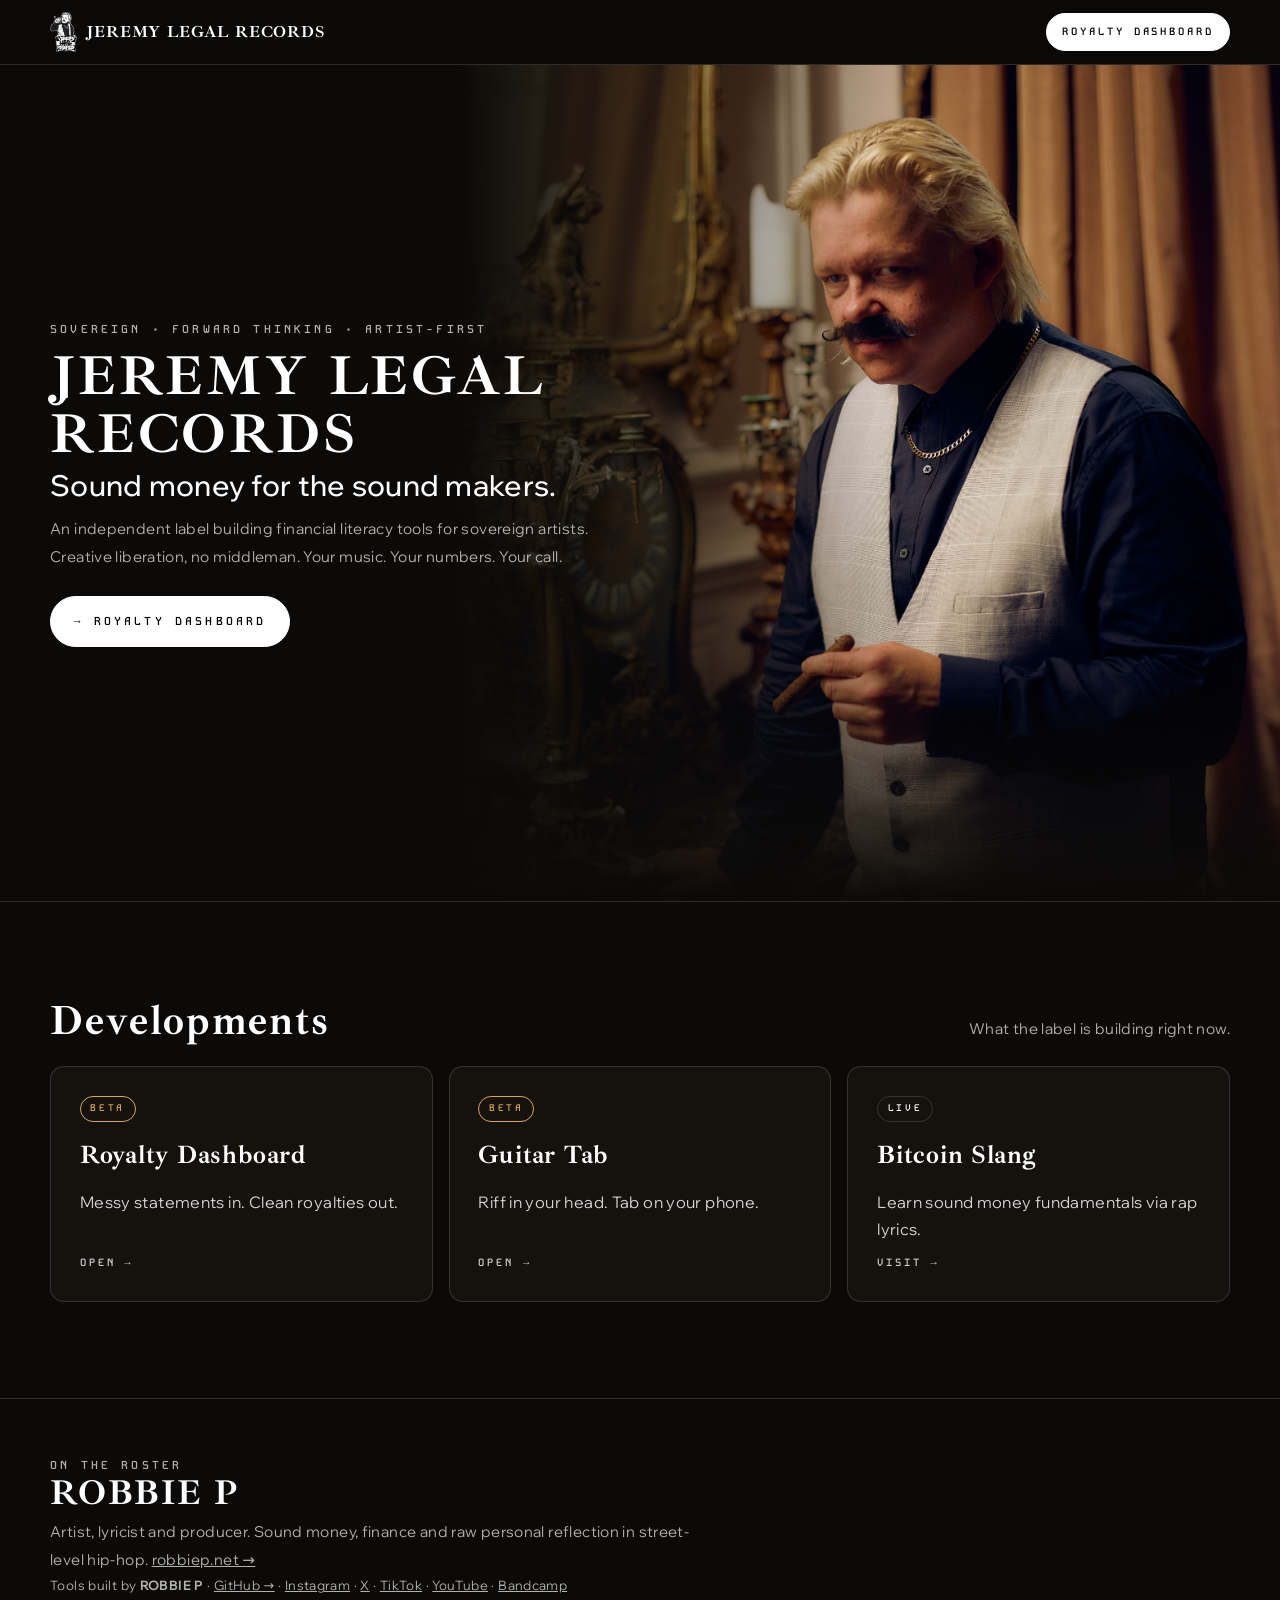
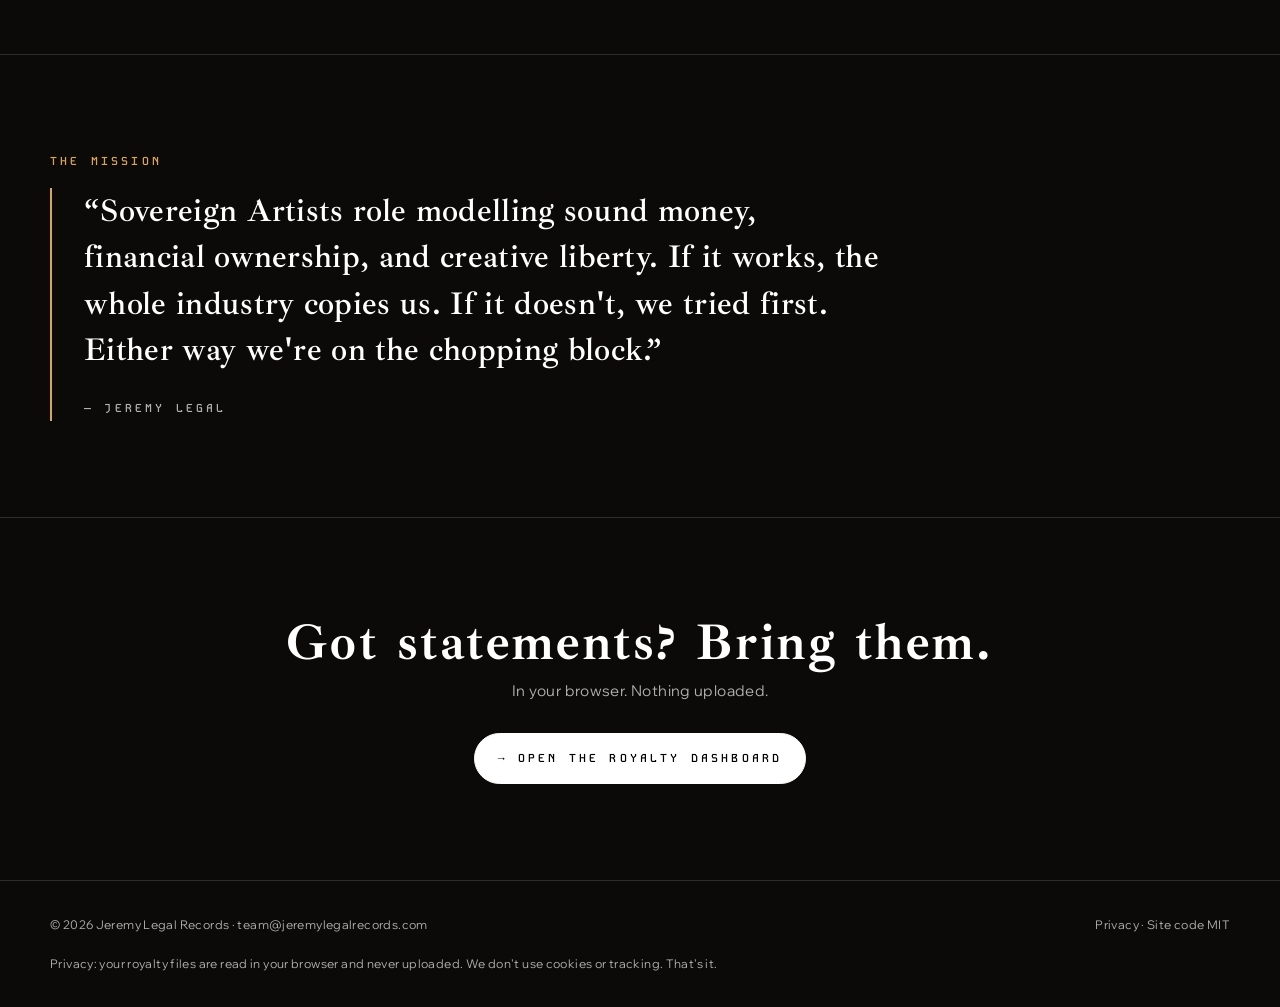
<file: index.html>
<!doctype html>
<html lang="en">
<head>
<meta charset="utf-8">
<meta name="viewport" content="width=device-width, initial-scale=1">
<title>Jeremy Legal Records · Sovereign artists first.</title>
<meta name="description" content="Jeremy Legal Records. Sovereign artists first. Tools for financial literacy and creative liberation, with no middleman.">
<link rel="icon" href="assets/jlr-header-logo.png">
<style>
@font-face{font-family:'Ibarra Real Nova';font-weight:600 700;font-display:swap;src:url(assets/fonts/IbarraRealNova-700.woff2) format('woff2')}
@font-face{font-family:'Kode Mono';font-weight:400 700;font-display:swap;src:url(assets/fonts/KodeMono-600.woff2) format('woff2')}
@font-face{font-family:'Wix Madefor Display';font-weight:400 800;font-display:swap;src:url(assets/fonts/WixMadeforDisplay-400.woff2) format('woff2')}
:root{--bg:#0c0a08;--ink:#fff;--mute:rgba(255,255,255,.68);--line:rgba(255,255,255,.14);--amber:#d9a45b;--card:#15120e}
*{box-sizing:border-box}
html{scroll-behavior:smooth}
body{margin:0;background:var(--bg);color:var(--ink);font:400 .95rem/1.85 'Wix Madefor Display',system-ui,sans-serif;letter-spacing:.025em;-webkit-font-smoothing:antialiased}
a{color:inherit}
img{display:block;max-width:100%}
.wrap{width:min(1180px,100% - 2.5rem);margin-inline:auto}
.mono{font-family:'Kode Mono',ui-monospace,monospace;font-weight:600;text-transform:uppercase;letter-spacing:.275em;font-size:.72rem}
.serif{font-family:'Ibarra Real Nova',Georgia,serif;font-weight:700;letter-spacing:.05em}
/* header */
.top{position:sticky;top:0;z-index:20;background:rgba(12,10,8,.82);backdrop-filter:blur(10px);-webkit-backdrop-filter:blur(10px);border-bottom:1px solid var(--line)}
.top .wrap{display:flex;align-items:center;gap:1rem;height:64px}
.brand{display:flex;align-items:center;gap:.6rem;text-decoration:none;margin-right:auto;min-width:0}
.brand img{height:40px;width:auto}
.brand span{font-size:1.02rem;white-space:nowrap}
.btn{display:inline-flex;align-items:center;gap:.6rem;border-radius:999px;padding:.85rem 1.4rem;text-decoration:none;border:1px solid var(--ink);background:transparent;color:var(--ink);cursor:pointer;white-space:nowrap}
.btn.solid{background:var(--ink);color:#000}
.btn.sm{padding:.5rem .95rem;font-size:.66rem}
/* hero */
.hero{position:relative;min-height:calc(100svh - 64px);display:flex;align-items:flex-end;overflow:hidden;isolation:isolate}
.hero picture,.hero picture img{position:absolute;inset:0;width:100%;height:100%}
.hero picture{z-index:-2;pointer-events:none}
.hero::after{pointer-events:none}
.hero picture img{object-fit:cover;object-position:52% 18%;z-index:-2}
.hero::after{content:"";position:absolute;inset:0;z-index:-1;background:linear-gradient(180deg,rgba(12,10,8,0) 30%,rgba(12,10,8,.72) 62%,var(--bg) 96%)}
.hero .wrap{padding-block:3rem 3.5rem}
.eyebrow{color:var(--mute)}
.wordmark{font-size:clamp(2.1rem,7.5vw,3.5rem);line-height:1.02;margin:.5rem 0 .2rem}
.hero h1{font-weight:500;line-height:1.3;font-size:clamp(1.25rem,3.6vw,1.8rem);margin:.3rem 0 .6rem;letter-spacing:.01em}
.hero p.sub{max-width:34rem;color:var(--mute);margin:0 0 1.6rem}
.ctas{display:flex;flex-wrap:wrap;gap:.75rem}
/* sections */
section{padding-block:clamp(3.5rem,8vw,6rem);border-top:1px solid var(--line)}
.kicker{color:var(--amber);margin:0 0 1rem}
blockquote{margin:0;max-width:52rem}
blockquote p{font-family:'Ibarra Real Nova',Georgia,serif;font-weight:600;font-size:clamp(1.3rem,3.2vw,2rem);line-height:1.45;letter-spacing:.01em;margin:0 0 1.2rem}
blockquote cite{font-style:normal;color:var(--mute)}
.cards{display:grid;grid-template-columns:repeat(auto-fit,minmax(min(100%,300px),1fr));gap:1rem}
.card{background:var(--card);border:1px solid var(--line);border-radius:14px;padding:1.4rem;display:flex;flex-direction:column;gap:.6rem;text-decoration:none;transition:border-color .2s}
.card:hover{border-color:rgba(255,255,255,.45)}
.card h3{margin:0;font-family:'Ibarra Real Nova',Georgia,serif;font-size:1.35rem;letter-spacing:.03em}
.card p{margin:0;color:var(--mute);font-size:.9rem;line-height:1.7;flex:1}
.tag{align-self:flex-start;font-size:.6rem;border:1px solid var(--line);border-radius:999px;padding:.2rem .6rem}
.tag.beta{border-color:var(--amber);color:var(--amber)}
.go{font-size:.66rem;opacity:.8}
.artist{display:grid;grid-template-columns:1.05fr 1fr;gap:clamp(1.5rem,4vw,3.5rem);align-items:start}
.artist figure{margin:0;border-radius:14px;overflow:hidden;border:1px solid var(--line)}
.artist figure img{aspect-ratio:4/3;object-fit:cover;object-position:55% 30%;width:100%}
.artist h2{font-size:clamp(2rem,5vw,3rem);margin:0 0 .6rem;line-height:1}
.artist p{margin:0 0 1rem;color:var(--mute)}
.artist p strong{color:var(--ink);font-weight:600}
.socials{display:flex;flex-wrap:wrap;gap:.5rem;margin:1.2rem 0}
.socials a{text-decoration:none;border:1px solid var(--line);border-radius:999px;padding:.35rem .8rem;font-size:.62rem}
.villain{border-left:2px solid var(--amber);padding:.2rem 0 .2rem 1rem;margin:1.4rem 0}
.villain p{margin:0 0 .4rem}
.press{margin-top:2.5rem}
.press ul{list-style:none;margin:0;padding:0;display:flex;flex-wrap:wrap;gap:.6rem}
.press li a{display:block;text-decoration:none;border:1px solid var(--line);border-radius:10px;padding:.6rem .85rem;font-size:.82rem;line-height:1.45}
.press li a b{display:block;font-weight:700;color:var(--ink)}
.press li a span{color:var(--mute)}
.credit{font-size:.8rem;color:var(--mute);margin-top:1.4rem}
.proof{display:flex;flex-wrap:wrap;gap:.6rem 1.8rem;align-items:center;justify-content:center;padding-block:1.6rem;color:var(--mute)}
.proof a{text-decoration:none}
.proof a:hover{color:var(--ink)}
.cta{text-align:center}
.cta h2{font-size:clamp(2rem,5.5vw,3.2rem);margin:0 0 .4rem;line-height:1.1}
.cta p{color:var(--mute);margin:0 0 1.8rem}
footer{border-top:1px solid var(--line);padding-block:2rem;font-size:.78rem;color:var(--mute)}
footer .wrap{display:flex;flex-wrap:wrap;gap:.4rem 1.4rem;justify-content:space-between}
footer a{text-decoration:none}
/* desktop hero: Jeremy to the right, copy left */
@media (min-width:900px){
  .hero picture{left:auto;width:64%}
  .hero picture img{object-position:50% 22%}
  .hero::after{background:linear-gradient(90deg,var(--bg) 36%,rgba(12,10,8,.55) 52%,rgba(12,10,8,0) 72%),linear-gradient(180deg,rgba(12,10,8,0) 70%,var(--bg) 100%)}
  .hero{align-items:center}
  .hero .wrap{padding-block:4rem}
  .hero-copy{max-width:36rem}
}
@media (max-width:899px){
  .brand span{font-size:.82rem;letter-spacing:.03em}
  .brand img{height:34px}
  .artist{grid-template-columns:1fr}
  .top .wrap{gap:.5rem}
}
@media (max-width:560px){
  .brand span{display:none}
  .hero .wrap{padding-block:2rem 2.4rem}
  .btn{padding:.8rem 1.15rem}
}
.card{padding:1.8rem;min-height:230px}
.card h3{font-size:1.6rem}
.card p{font-size:1rem;color:var(--ink);opacity:.82}
.section-head{display:flex;align-items:baseline;justify-content:space-between;gap:1rem;margin-bottom:1.4rem;flex-wrap:wrap}
.section-head h2{margin:0;font-size:clamp(1.8rem,4.5vw,2.6rem);line-height:1.1}
.section-head p{margin:0;color:var(--mute);max-width:28rem}
.hero .chop{color:var(--mute);margin:1.4rem 0 0;font-size:.64rem}
.roster{padding-block:clamp(2.5rem,6vw,3.5rem)}
.roster-row{max-width:40rem}
.roster h2{font-size:clamp(1.6rem,4vw,2.2rem);margin:0 0 .4rem;line-height:1}
.roster p{margin:0;color:var(--mute)}
.mission blockquote{border-left:2px solid var(--amber);padding-left:clamp(1rem,3vw,2rem)}
</style>
</head>
<body>

<header class="top">
  <div class="wrap">
    <a class="brand" href="index.html" aria-label="Jeremy Legal Records home">
      <img src="assets/jlr-header-logo.png" alt="" width="107" height="160">
      <span class="serif">JEREMY LEGAL RECORDS</span>
    </a>
    <a class="btn solid sm mono" href="royalty-dashboard/index.html">Royalty Dashboard</a>
  </div>
</header>

<main>
  <div class="hero">
    <picture>
      <source media="(min-width:900px)" srcset="assets/jeremy-hero-2000.jpg">
      <img src="assets/jeremy-hero-1000.jpg" alt="Jeremy Legal in a grey waistcoat holding a cigar beside a gilded mantel clock">
    </picture>
    <div class="wrap">
      <div class="hero-copy">
        <div class="eyebrow mono">Sovereign · Forward thinking · Artist-first</div>
        <div class="wordmark serif">JEREMY LEGAL RECORDS</div>
        <h1>Sound money for the sound makers.</h1>
        <p class="sub">An independent label building financial literacy tools for sovereign artists. Creative liberation, no middleman. Your music. Your numbers. Your call.</p>
        <div class="ctas">
          <a class="btn solid mono" href="royalty-dashboard/index.html">→ Royalty Dashboard</a>
        </div>
      </div>
    </div>
  </div>

  <section id="developments">
    <div class="wrap">
      <div class="section-head">
        <h2 class="serif">Developments</h2>
        <p>What the label is building right now.</p>
      </div>
      <!-- Add a project: copy one <a class="card"> block. Tag options: Beta / Live / Soon. The grid wraps on its own. -->
      <div class="cards">
        <a class="card" href="royalty-dashboard/index.html">
          <span class="tag beta mono">Beta</span>
          <h3>Royalty Dashboard</h3>
          <p>Messy statements in. Clean royalties out.</p>
          <span class="go mono">Open →</span>
        </a>
        <a class="card" href="guitar-tab/index.html">
          <span class="tag beta mono">Beta</span>
          <h3>Guitar Tab</h3>
          <p>Riff in your head. Tab on your phone.</p>
          <span class="go mono">Open →</span>
        </a>
        <a class="card" href="https://bitcoinslang.com">
          <span class="tag mono">Live</span>
          <h3>Bitcoin Slang</h3>
          <p>Learn sound money fundamentals via rap lyrics.</p>
          <span class="go mono">Visit →</span>
        </a>
      </div>
    </div>
  </section>

  <section id="robbie-p" class="roster">
    <div class="wrap">
      <div class="roster-row">
        <p class="kicker mono">On the roster</p>
        <h2 class="serif">ROBBIE P</h2>
        <p>Artist, lyricist and producer. Sound money, finance and raw personal reflection in street-level hip-hop. <a href="https://robbiep.net">robbiep.net →</a></p>
      </div>
      <p class="credit">Tools built by <strong>ROBBIE P</strong> · <a href="https://github.com/maximini22">GitHub →</a> · <a href="https://instagram.com/robbiep808x">Instagram</a> · <a href="https://x.com/robbiep808x">X</a> · <a href="https://tiktok.com/@robbiep808x">TikTok</a> · <a href="https://www.youtube.com/@ROBBIEP">YouTube</a> · <a href="https://robbiep808x.bandcamp.com">Bandcamp</a></p>
    </div>
  </section>

  <section class="mission">
    <div class="wrap">
      <p class="kicker mono">The mission</p>
      <blockquote>
        <p>“Sovereign Artists role modelling sound money, financial ownership, and creative liberty. If it works, the whole industry copies us. If it doesn't, we tried first. Either way we're on the chopping block.”</p>
        <cite class="mono">— Jeremy Legal</cite>
      </blockquote>
    </div>
  </section>

  <section class="cta">
    <div class="wrap">
      <h2 class="serif">Got statements? Bring them.</h2>
      <p>In your browser. Nothing uploaded.</p>
      <a class="btn solid mono" href="royalty-dashboard/index.html">→ Open the Royalty Dashboard</a>
    </div>
  </section>
</main>

<footer>
  <div class="wrap">
    <span>© 2026 Jeremy Legal Records · <a href="mailto:team@jeremylegalrecords.com">team@jeremylegalrecords.com</a></span>
    <span><a href="#privacy">Privacy</a> · Site code MIT</span>
    <p id="privacy" style="flex-basis:100%;margin:.6rem 0 0;max-width:46rem">Privacy: your royalty files are read in your browser and never uploaded. We don't use cookies or tracking. That's it.</p>
  </div>
</footer>
</body>
</html>
</file>
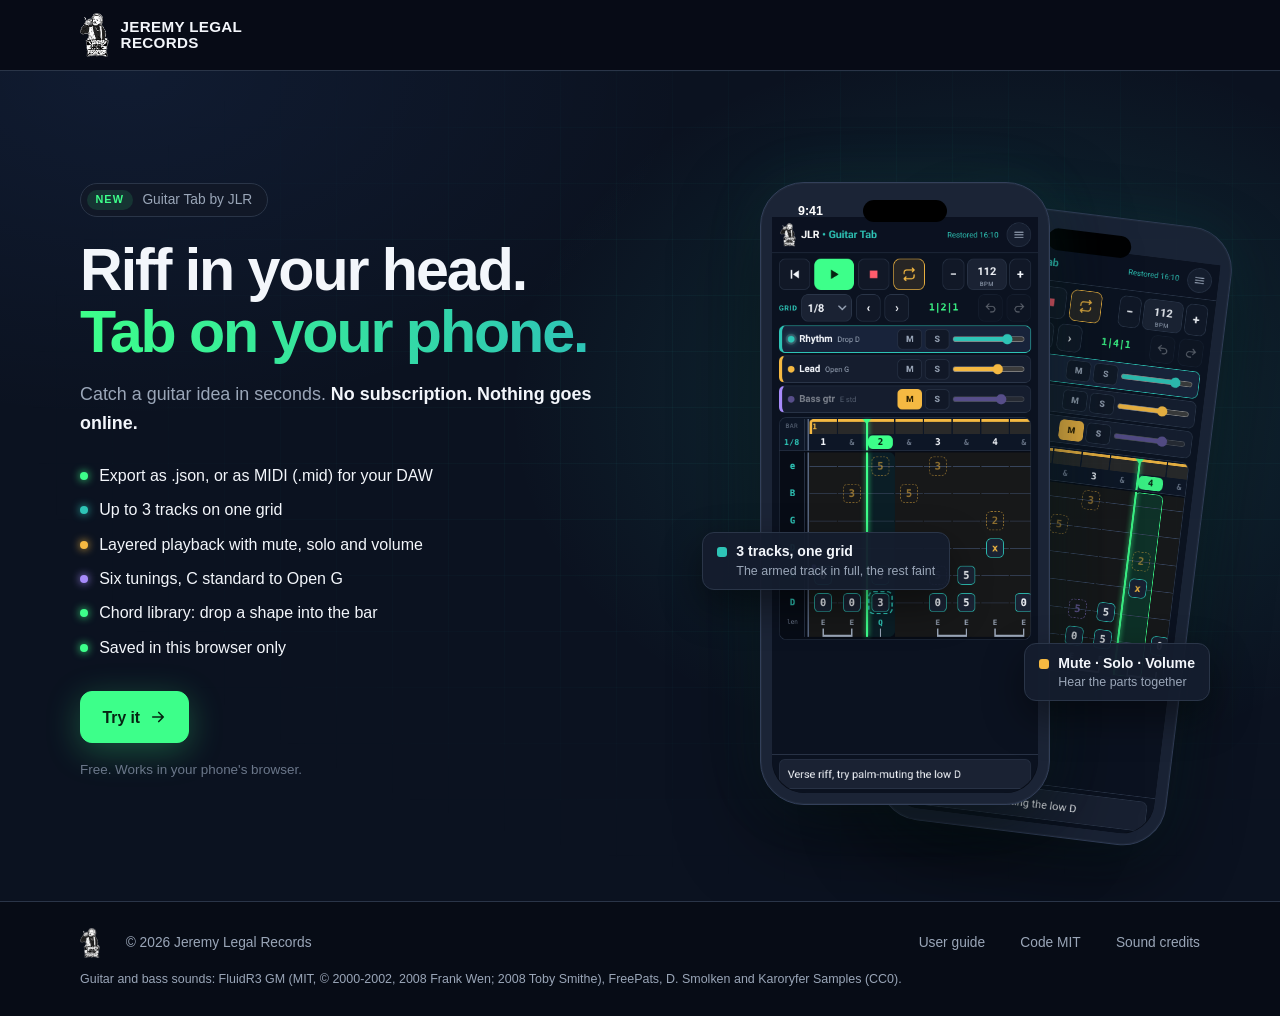
<file: guitar-tab/index.html>
<!doctype html>
<html lang="en">
<head>
<meta charset="utf-8">
<meta name="viewport" content="width=device-width, initial-scale=1, viewport-fit=cover">
<title>Guitar Tab · Jeremy Legal Records</title>
<meta name="description" content="Sketch guitar riffs on your phone. Up to 3 layered tracks, six tunings, mute/solo/volume. Free, no account, nothing stored online.">
<meta name="robots" content="noindex, nofollow">
<meta name="referrer" content="no-referrer">
<meta name="theme-color" content="#0b1220">
<meta http-equiv="Content-Security-Policy" content="default-src 'none'; style-src 'self'; img-src 'self'; base-uri 'none'; form-action 'none'">
<link rel="canonical" href="https://jeremylegalrecords.com/guitar-tab/">
<meta property="og:type" content="website">
<meta property="og:site_name" content="Jeremy Legal Records">
<meta property="og:title" content="Guitar Tab · Jeremy Legal Records">
<meta property="og:description" content="Sketch guitar riffs on your phone. Up to 3 layered tracks, six tunings, mute/solo/volume. Free, no account, nothing stored online.">
<meta property="og:url" content="https://jeremylegalrecords.com/guitar-tab/">
<meta property="og:image" content="https://jeremylegalrecords.com/guitar-tab/og.png">
<meta property="og:image:type" content="image/png">
<meta property="og:image:width" content="1200">
<meta property="og:image:height" content="630">
<meta property="og:image:alt" content="Guitar Tab by Jeremy Legal Records: a phone showing three tab tracks, Rhythm, Lead and Bass, on one grid.">
<meta name="twitter:card" content="summary_large_image">
<meta name="twitter:title" content="Guitar Tab · Jeremy Legal Records">
<meta name="twitter:description" content="Sketch guitar riffs on your phone. Up to 3 layered tracks, six tunings, mute/solo/volume. Free, no account, nothing stored online.">
<meta name="twitter:image" content="https://jeremylegalrecords.com/guitar-tab/og.png">
<meta name="twitter:image:alt" content="Guitar Tab by Jeremy Legal Records: a phone showing three tab tracks, Rhythm, Lead and Bass, on one grid.">
<link rel="icon" href="icons/favicon-32.png" type="image/png">
<link rel="apple-touch-icon" href="icons/apple-touch-icon.png">
<link rel="stylesheet" href="css/landing.css">
</head>
<body>

<header class="top">
  <div class="wrap">
    <a class="brand" href="https://jeremylegalrecords.com/" aria-label="Jeremy Legal Records home">
      <img src="assets/jlr-logo.png" alt="" width="107" height="160">
      <span>Jeremy Legal<br>Records</span>
    </a>
  </div>
</header>

<main>
<section class="hero">
  <div class="wrap">
    <div>
      <div class="pill-new"><b>NEW</b> Guitar Tab by JLR</div>
      <h1>Riff in your head.<br><span class="grad">Tab on your phone.</span></h1>
      <p class="sub">Catch a guitar idea in seconds. <b>No subscription. Nothing goes online.</b></p>
      <ul class="points">
        <li>Export as .json, or as MIDI (.mid) for your DAW</li>
        <li class="t0">Up to 3 tracks on one grid</li>
        <li class="t1">Layered playback with mute, solo and volume</li>
        <li class="t2">Six tunings, C standard to Open G</li>
        <li>Chord library: drop a shape into the bar</li>
        <li>Saved in this browser only</li>
      </ul>
      <div class="ctas">
        <a class="btn go" href="./app/">Try it <svg viewBox="0 0 24 24" aria-hidden="true"><path d="M5 12h14M13 6l6 6-6 6" fill="none" stroke="currentColor" stroke-width="2.2" stroke-linecap="round" stroke-linejoin="round"/></svg></a>
      </div>
      <p class="fine">Free. Works in your phone's browser.</p>
    </div>
    <div class="stage" aria-hidden="true">
      <div class="phone p2"><img src="assets/shots/app-playing.png" alt="" width="780" height="1688"></div>
      <div class="phone p1"><img src="assets/shots/app-tracks.png" alt="" width="780" height="1688"></div>
      <div class="float f1"><i></i><div>3 tracks, one grid<small>The armed track in full, the rest faint</small></div></div>
      <div class="float f2"><i></i><div>Mute · Solo · Volume<small>Hear the parts together</small></div></div>
    </div>
  </div>
</section>
</main>

<footer>
  <div class="wrap">
    <img src="assets/jlr-logo.png" alt="" width="107" height="160">
    <span>© 2026 Jeremy Legal Records</span>
    <span class="links"><a href="https://github.com/maximini22/github-tab/blob/main/docs/USER-GUIDE.md">User guide</a><a href="https://github.com/maximini22/github-tab/blob/main/LICENSE">Code MIT</a><a href="https://github.com/maximini22/github-tab/blob/main/NOTICE">Sound credits</a></span>
    <span class="credits">Guitar and bass sounds: FluidR3 GM (MIT, © 2000-2002, 2008 Frank Wen; 2008 Toby Smithe), FreePats, D. Smolken and Karoryfer Samples (CC0).</span>
  </div>
</footer>
</body>
</html>
</file>
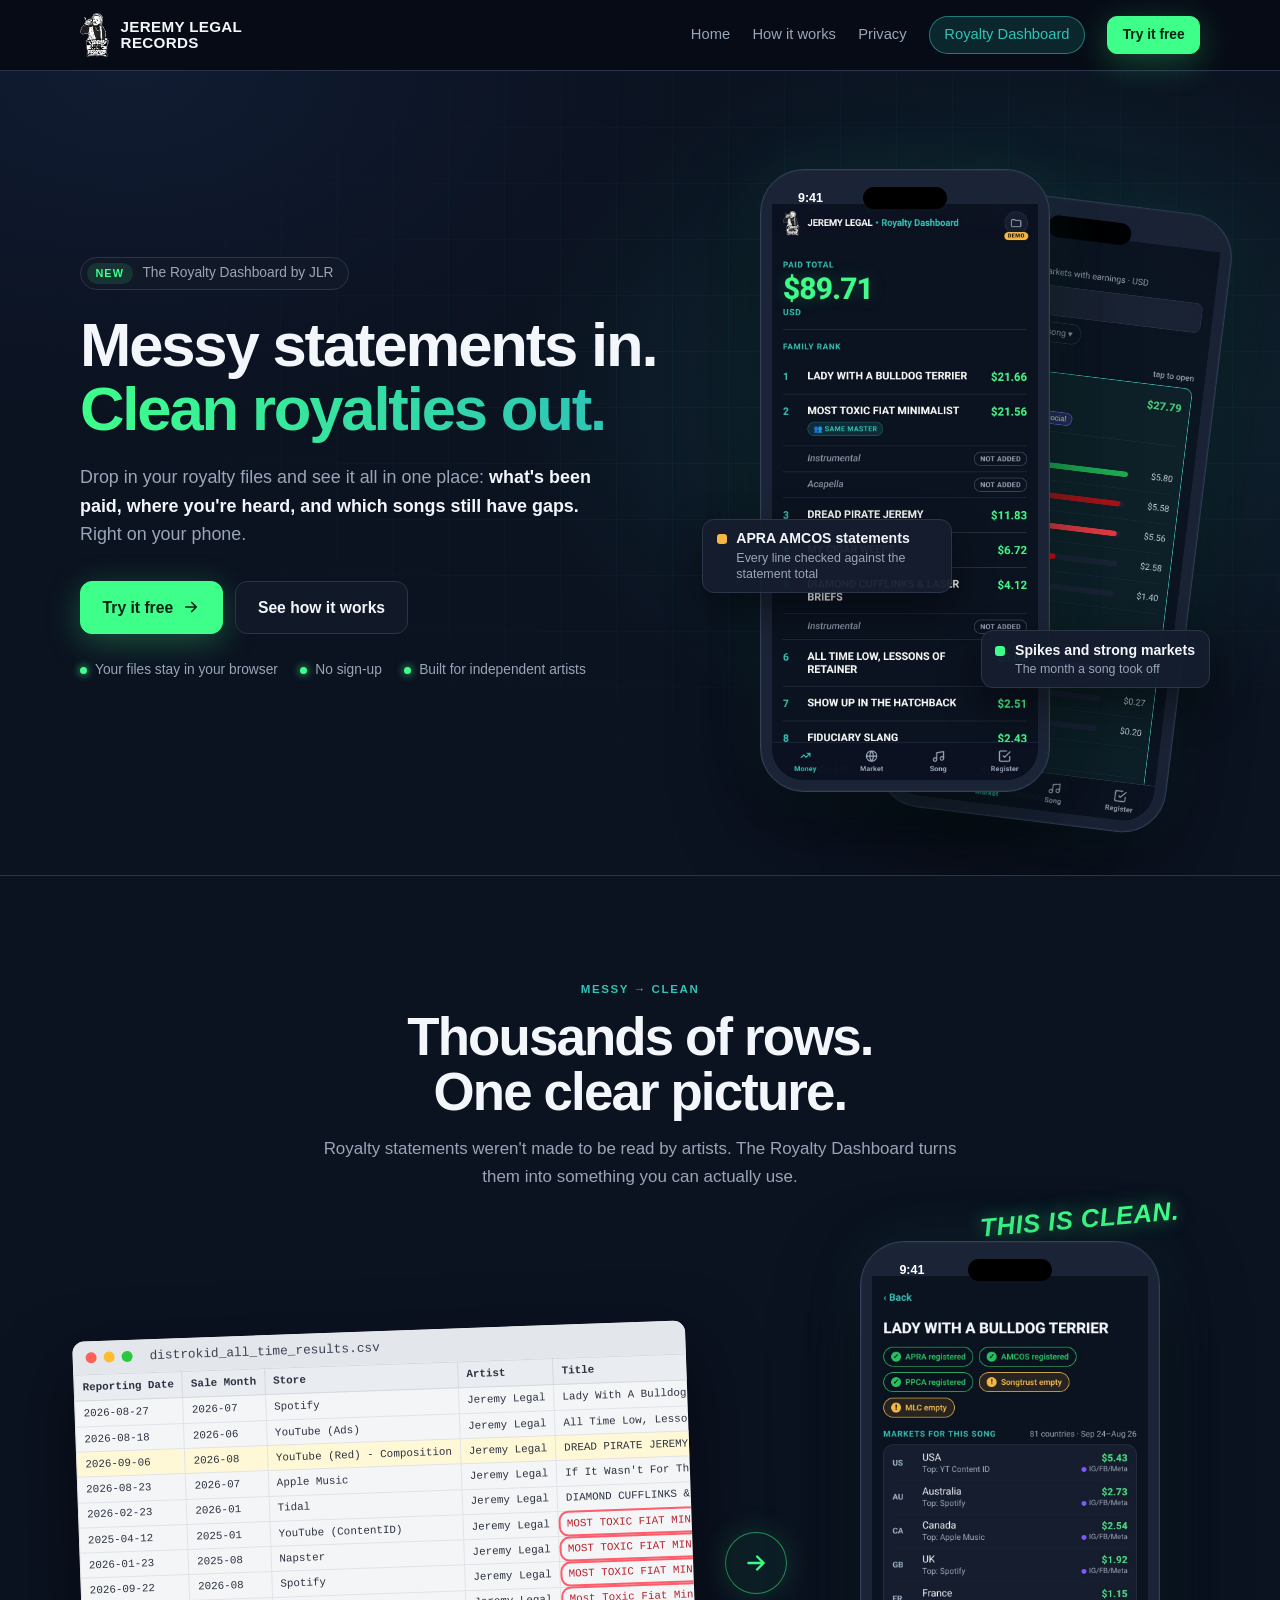
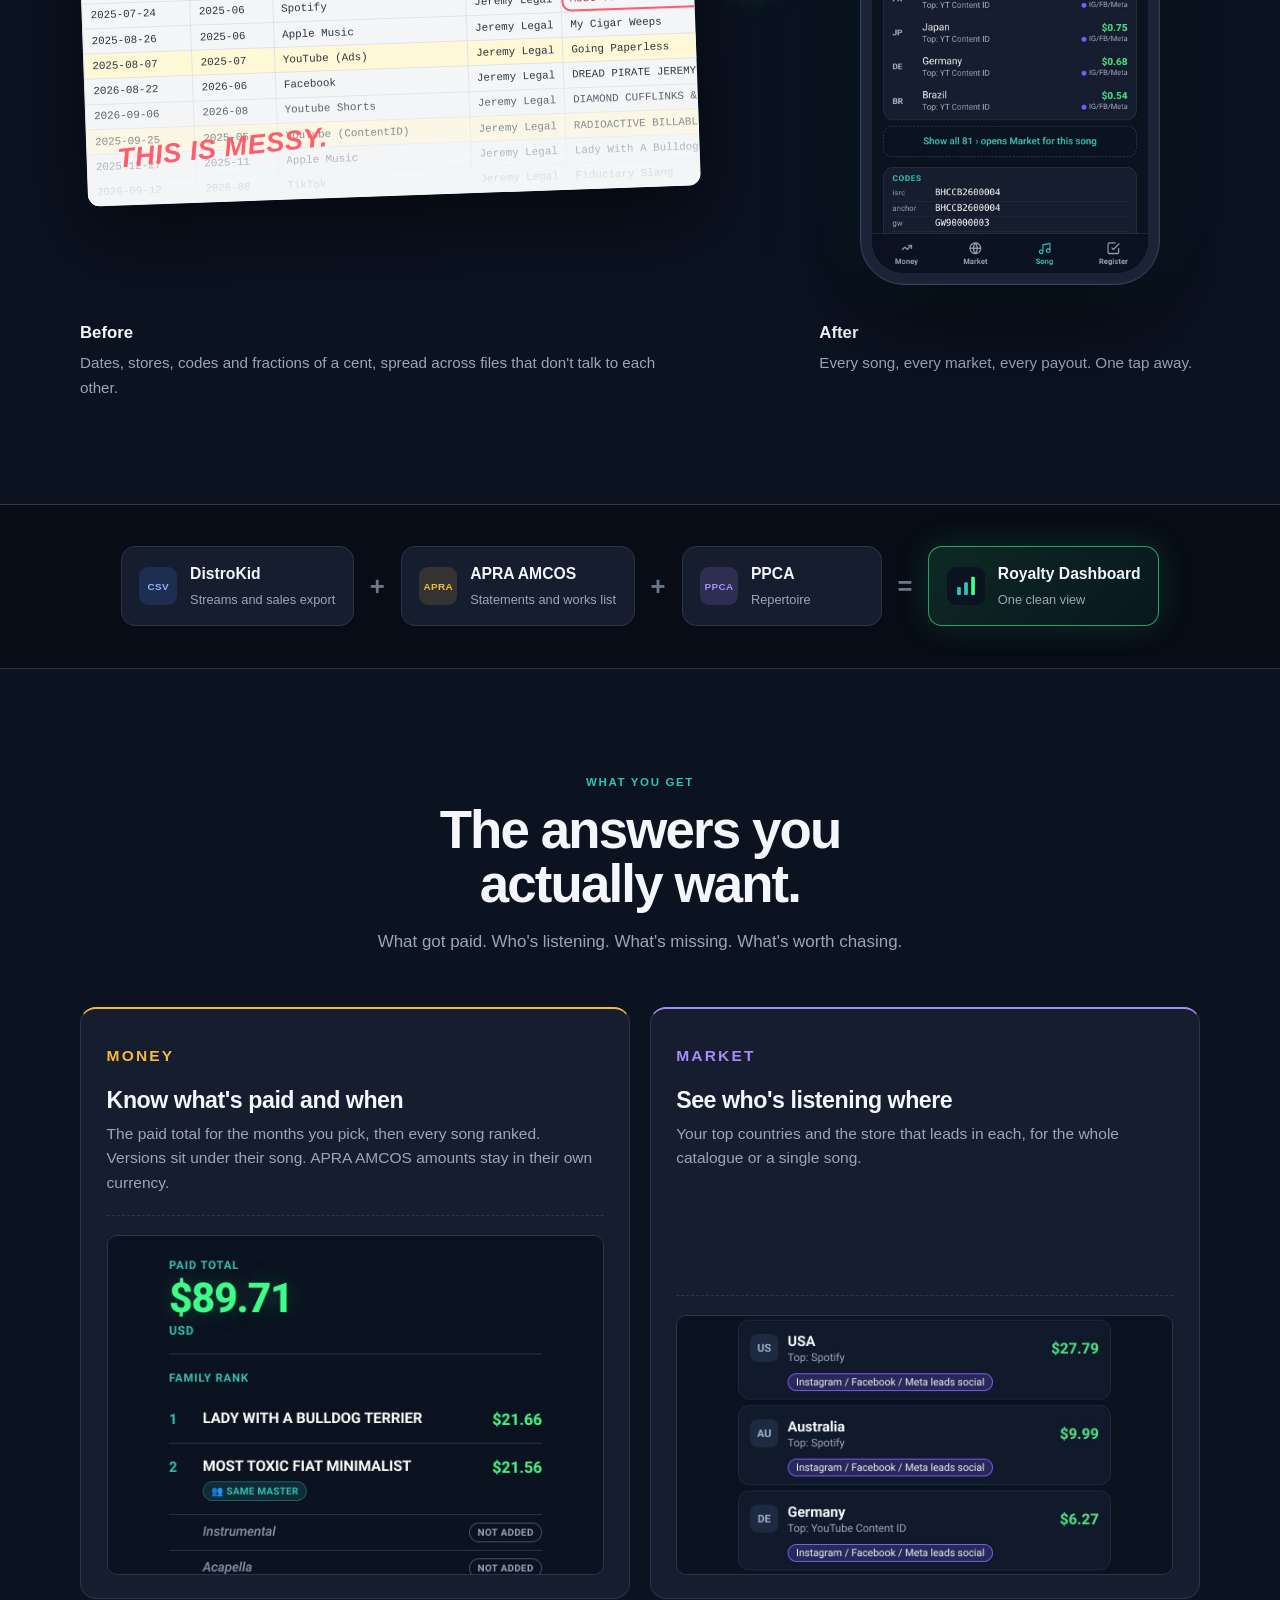
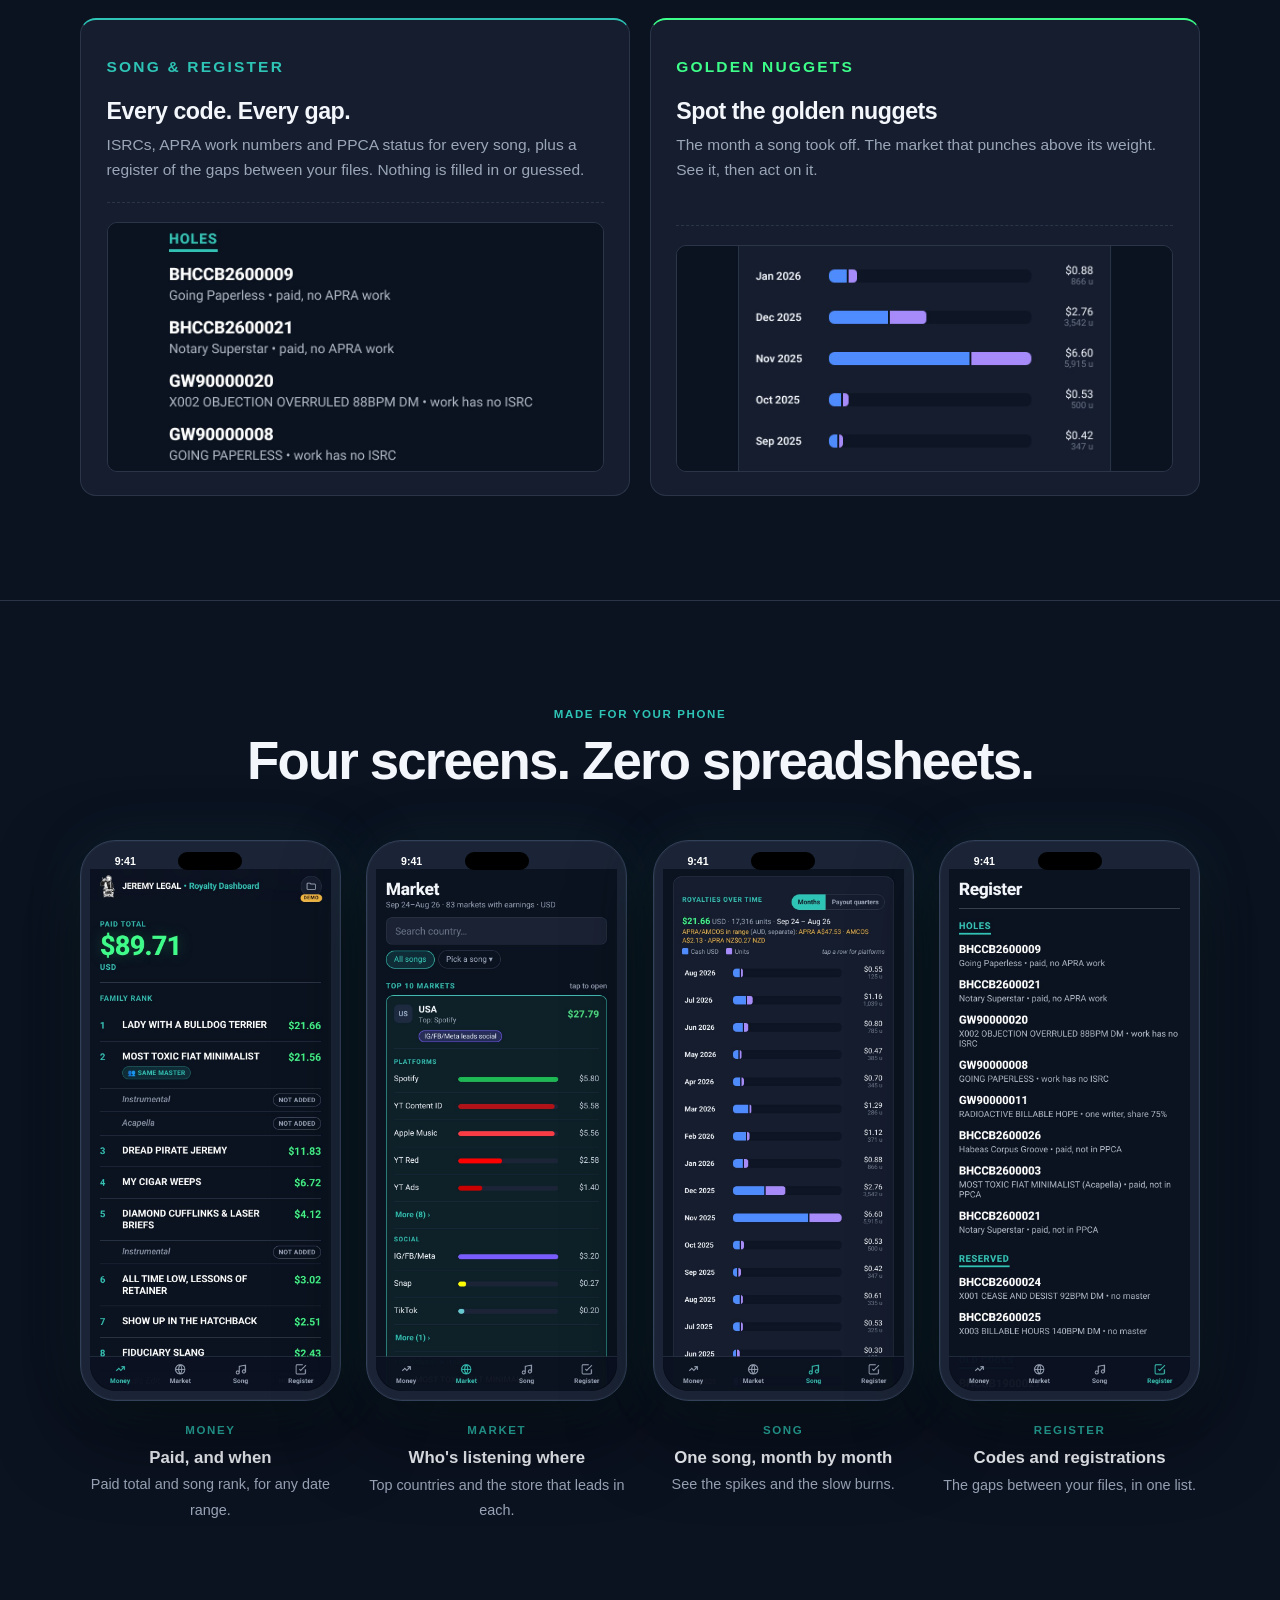
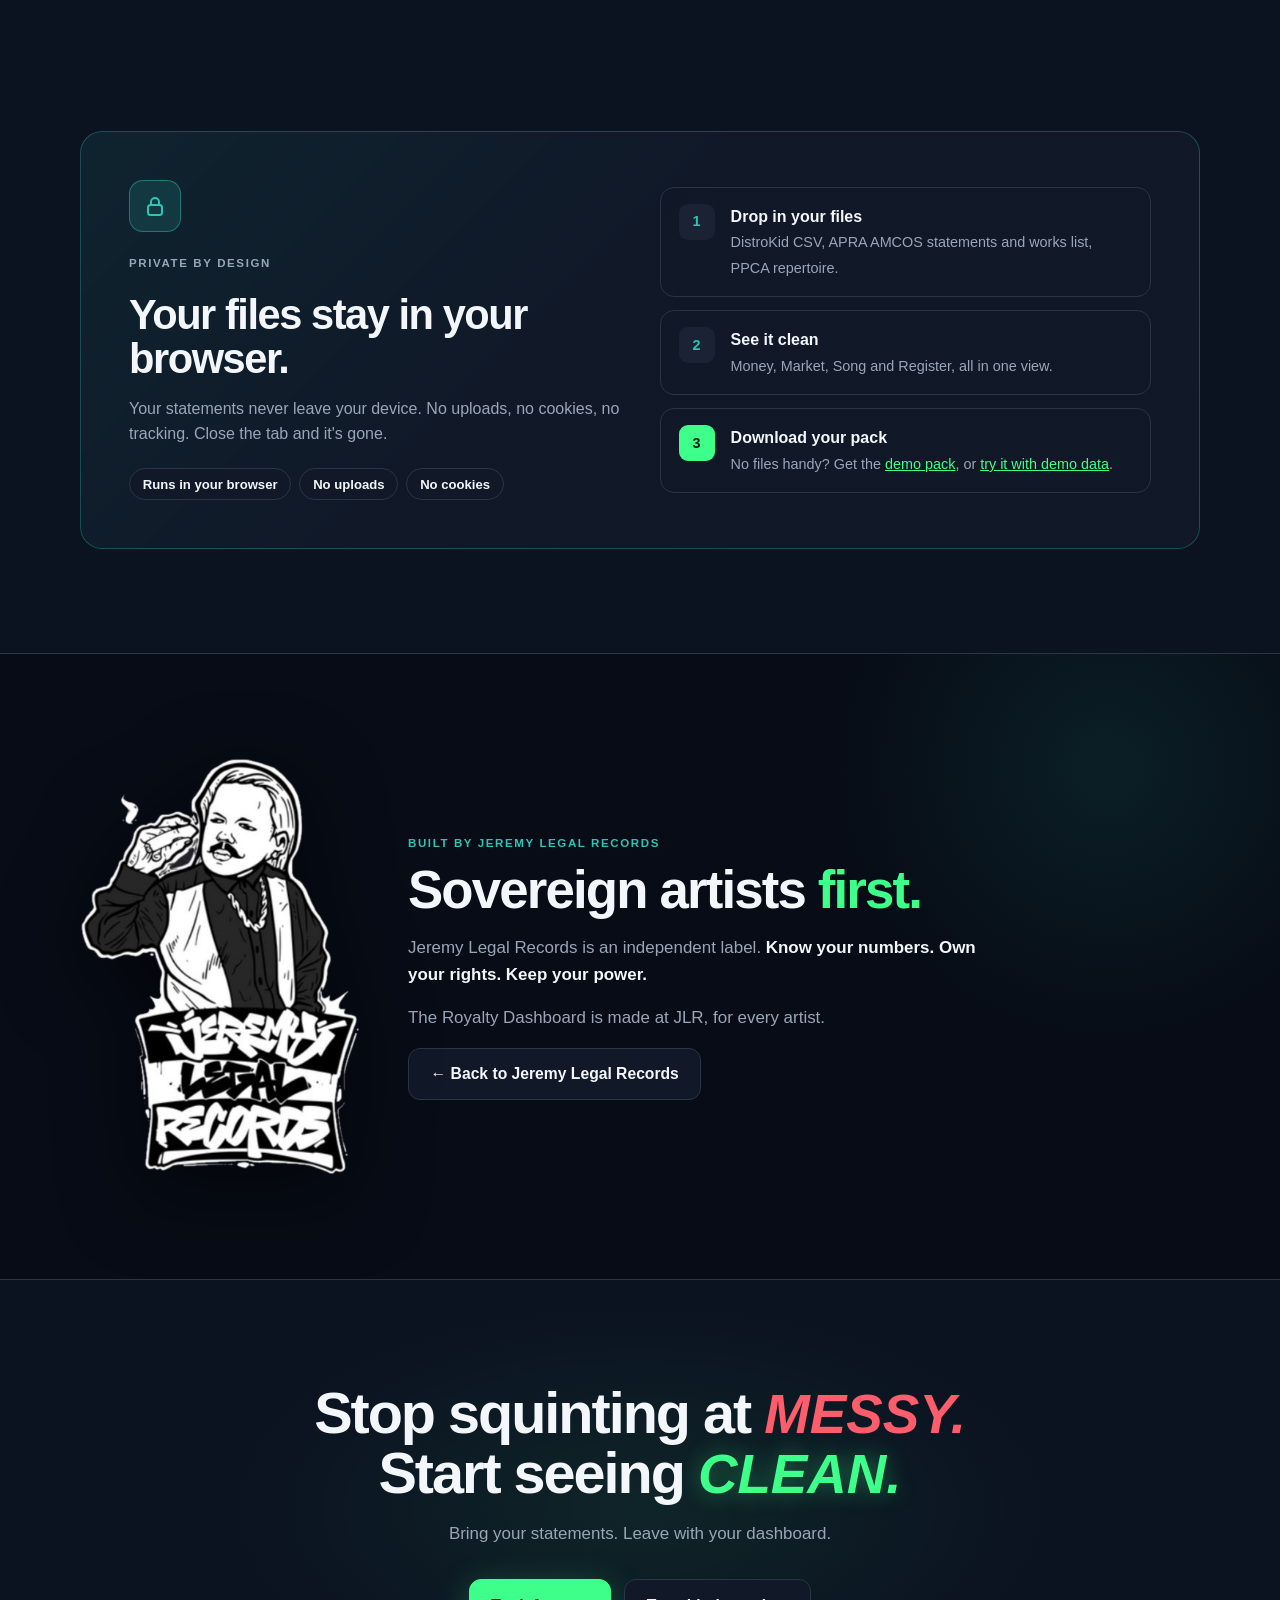
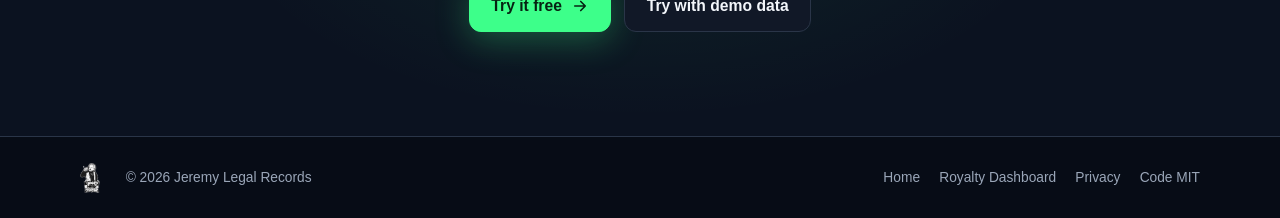
<file: royalty-dashboard/index.html>
<!doctype html>
<html lang="en">
<head>
<meta charset="utf-8">
<meta name="viewport" content="width=device-width, initial-scale=1">
<title>Royalty Dashboard · Jeremy Legal Records</title>
<meta name="description" content="Drop in your DistroKid, APRA AMCOS and PPCA files and see what's been paid, where you're heard and what's missing. Your files stay in your browser.">
<meta name="theme-color" content="#0b1220">
<meta property="og:type" content="website">
<meta property="og:site_name" content="Jeremy Legal Records">
<meta property="og:title" content="Royalty Dashboard · Jeremy Legal Records">
<meta property="og:description" content="Open your DistroKid, APRA AMCOS and PPCA files to see what's been paid, where you're heard and what's missing. No sign-up. Your files stay in your browser.">
<meta property="og:url" content="https://jeremylegalrecords.com/royalty-dashboard/">
<meta property="og:image" content="https://jeremylegalrecords.com/royalty-dashboard/og.png">
<meta property="og:image:type" content="image/png">
<meta property="og:image:width" content="1200">
<meta property="og:image:height" content="630">
<meta property="og:image:alt" content="Royalty Dashboard by Jeremy Legal Records: a phone showing the demo dashboard with the paid total and top songs.">
<meta name="twitter:card" content="summary_large_image">
<meta name="twitter:title" content="Royalty Dashboard · Jeremy Legal Records">
<meta name="twitter:description" content="Open your DistroKid, APRA AMCOS and PPCA files to see what's been paid, where you're heard and what's missing. No sign-up. Your files stay in your browser.">
<meta name="twitter:image" content="https://jeremylegalrecords.com/royalty-dashboard/og.png">
<meta name="twitter:image:alt" content="Royalty Dashboard by Jeremy Legal Records: a phone showing the demo dashboard with the paid total and top songs.">
<meta http-equiv="Content-Security-Policy" content="default-src 'none'; style-src 'self'; img-src 'self' data:; base-uri 'none'; form-action 'none'">
<link rel="icon" href="img/icon.svg" type="image/svg+xml">
<link rel="stylesheet" href="landing.css">
</head>
<body>

<header class="top">
  <div class="wrap">
    <a class="brand" href="../index.html" aria-label="Jeremy Legal Records home">
      <img src="../assets/jlr-header-logo.png" alt="" width="107" height="160">
      <span>Jeremy Legal<br>Records</span>
    </a>
    <nav class="nav" aria-label="Main">
      <a href="../index.html">Home</a>
      <a href="#how">How it works</a>
      <a href="#privacy">Privacy</a>
      <a class="on" href="index.html" aria-current="page">Royalty Dashboard</a>
      <a class="btn go sm cta" href="app/index.html">Try it free</a>
    </nav>
  </div>
</header>

<main>
<section class="hero">
  <div class="wrap">
    <div>
      <div class="pill-new"><b>NEW</b> The Royalty Dashboard by JLR</div>
      <h1>Messy statements in.<br><span class="grad">Clean royalties out.</span></h1>
      <p class="sub">Drop in your royalty files and see it all in one place: <b>what's been paid, where you're heard, and which songs still have gaps.</b> Right on your phone.</p>
      <div class="ctas">
        <a class="btn go" href="app/index.html">Try it free <svg viewBox="0 0 24 24" aria-hidden="true"><path d="M5 12h14M13 6l6 6-6 6" fill="none" stroke="currentColor" stroke-width="2.2" stroke-linecap="round" stroke-linejoin="round"/></svg></a>
        <a class="btn" href="#how">See how it works</a>
      </div>
      <ul class="ticks">
        <li>Your files stay in your browser</li>
        <li>No sign-up</li>
        <li>Built for independent artists</li>
      </ul>
    </div>
    <div class="stage" aria-hidden="true">
      <div class="phone p2"><img src="img/phone-market.jpg" alt="" width="780" height="1688"></div>
      <div class="phone p1"><img src="img/phone-money.jpg" alt="" width="780" height="1688"></div>
      <div class="float f1"><i></i><div>APRA AMCOS statements<small>Every line checked against the statement total</small></div></div>
      <div class="float f2"><i></i><div>Spikes and strong markets<small>The month a song took off</small></div></div>
    </div>
  </div>
</section>

<section id="how" class="rule">
  <div class="wrap">
    <p class="k center">Messy → Clean</p>
    <h2 class="center">Thousands of rows.<br>One clear picture.</h2>
    <p class="lede center">Royalty statements weren't made to be read by artists. The Royalty Dashboard turns them into something you can actually use.</p>
    <div class="ba">
      <div class="window" aria-label="A raw DistroKid export from the demo data">
        <div class="bar"><i></i><i></i><i></i>distrokid_all_time_results.csv</div>
        <div class="sheet-wrap">
<table class="sheet"><thead><tr><th>Reporting Date</th><th>Sale Month</th><th>Store</th><th>Artist</th><th>Title</th><th>ISRC</th><th>Country</th><th>Qty</th><th>Earnings (USD)</th></tr></thead><tbody>
<tr><td>2026-08-27</td><td>2026-07</td><td>Spotify</td><td>Jeremy Legal</td><td>Lady With A Bulldog Terrier</td><td>BHCCB2600004</td><td>MY</td><td>2</td><td>0.004280449578</td></tr>
<tr><td>2026-08-18</td><td>2026-06</td><td>YouTube (Ads)</td><td>Jeremy Legal</td><td>All Time Low, Lessons Of Retainer</td><td>BHCCB2600013</td><td>US</td><td>1</td><td>0.000459920602</td></tr>
<tr class="hl"><td>2026-09-06</td><td>2026-08</td><td>YouTube (Red) - Composition</td><td>Jeremy Legal</td><td>DREAD PIRATE JEREMY</td><td>BHCCB2600006</td><td>NL</td><td>1</td><td>0.003310461480</td></tr>
<tr><td>2026-08-23</td><td>2026-07</td><td>Apple Music</td><td>Jeremy Legal</td><td>If It Wasn&#x27;t For The Invoice</td><td>BHCCB2600008</td><td>US</td><td>3</td><td>0.017561423299</td></tr>
<tr><td>2026-02-23</td><td>2026-01</td><td>Tidal</td><td>Jeremy Legal</td><td>DIAMOND CUFFLINKS &amp; LASER BRIEFS (INSTRUMENTAL)</td><td>BHCCB2600011</td><td>US</td><td>1</td><td>0.017828883572</td></tr>
<tr><td>2025-04-12</td><td>2025-01</td><td>YouTube (ContentID)</td><td>Jeremy Legal</td><td class="x">MOST TOXIC FIAT MINIMALIST</td><td>BHCCB2600001</td><td>DE</td><td>1</td><td>0.002438554109</td></tr>
<tr><td>2026-01-23</td><td>2025-08</td><td>Napster</td><td>Jeremy Legal</td><td class="x">MOST TOXIC FIAT MINIMALIST</td><td>BHCCB2600001</td><td>AU</td><td>1</td><td>0.006751878229</td></tr>
<tr><td>2026-09-22</td><td>2026-08</td><td>Spotify</td><td>Jeremy Legal</td><td class="x">MOST TOXIC FIAT MINIMALIST (Instrumental)</td><td>BHCCB2600002</td><td>GB</td><td>1</td><td>0.017428998526</td></tr>
<tr><td>2025-07-24</td><td>2025-06</td><td>Spotify</td><td>Jeremy Legal</td><td class="x">Most Toxic Fiat Minimalist</td><td>BHCCB2600023</td><td>NO</td><td>1</td><td>0.010148850171</td></tr>
<tr><td>2025-08-26</td><td>2025-06</td><td>Apple Music</td><td>Jeremy Legal</td><td>My Cigar Weeps</td><td>BHCCB2600005</td><td>MX</td><td>1</td><td>0.002337588534</td></tr>
<tr class="hl"><td>2025-08-07</td><td>2025-07</td><td>YouTube (Ads)</td><td>Jeremy Legal</td><td>Going Paperless</td><td>BHCCB2600009</td><td>OU</td><td>1</td><td>0.000279757627</td></tr>
<tr><td>2026-08-22</td><td>2026-06</td><td>Facebook</td><td>Jeremy Legal</td><td>DREAD PIRATE JEREMY</td><td>BHCCB2600006</td><td>AU</td><td>14</td><td>0.005799026024</td></tr>
<tr><td>2026-09-06</td><td>2026-08</td><td>Youtube Shorts</td><td>Jeremy Legal</td><td>DIAMOND CUFFLINKS &amp; LASER BRIEFS</td><td>BHCCB2600010</td><td>ID</td><td>71</td><td>0.000097610950</td></tr>
<tr class="hl"><td>2025-09-25</td><td>2025-05</td><td>YouTube (ContentID)</td><td>Jeremy Legal</td><td>RADIOACTIVE BILLABLE HOPE</td><td>BHCCB2600012</td><td>US</td><td>1</td><td>0.011581252864</td></tr>
<tr><td>2025-12-27</td><td>2025-11</td><td>Apple Music</td><td>Jeremy Legal</td><td>Lady With A Bulldog Terrier</td><td>BHCCB2600004</td><td>PH</td><td>1</td><td>0.001722412629</td></tr>
<tr><td>2026-09-12</td><td>2026-08</td><td>TikTok</td><td>Jeremy Legal</td><td>Fiduciary Slang</td><td>BHCCB2600017</td><td>AU</td><td>1</td><td>0.001488338747</td></tr>
</tbody></table>
        </div>
        <span class="marker">This is messy.</span>
      </div>
      <div class="arrow" aria-hidden="true"><svg viewBox="0 0 24 24" aria-hidden="true"><path d="M5 12h14M13 6l6 6-6 6" fill="none" stroke="currentColor" stroke-width="2.2" stroke-linecap="round" stroke-linejoin="round"/></svg></div>
      <div class="after">
        <span class="marker">This is clean.</span>
        <div class="phone"><img src="img/phone-song.jpg" alt="One song in the Royalty Dashboard, from the demo data" width="780" height="1688"></div>
      </div>
    </div>
    <div class="cap2">
      <div><b>Before</b><p>Dates, stores, codes and fractions of a cent, spread across files that don't talk to each other.</p></div>
      <div class="sp"></div>
      <div><b>After</b><p>Every song, every market, every payout. One tap away.</p></div>
    </div>
  </div>
</section>

<div class="formula">
  <div class="wrap">
    <div class="src"><span class="ic dk">CSV</span><div><b>DistroKid</b><small>Streams and sales export</small></div></div>
    <span class="op">+</span>
    <div class="src"><span class="ic apra">APRA</span><div><b>APRA AMCOS</b><small>Statements and works list</small></div></div>
    <span class="op">+</span>
    <div class="src"><span class="ic ppca">PPCA</span><div><b>PPCA</b><small>Repertoire</small></div></div>
    <span class="op">=</span>
    <div class="src out"><span class="ic rd"><img src="img/icon.svg" alt="" width="30" height="30"></span><div><b>Royalty Dashboard</b><small>One clean view</small></div></div>
  </div>
</div>

<section>
  <div class="wrap">
    <p class="k center">What you get</p>
    <h2 class="center">The answers you<br>actually want.</h2>
    <p class="lede center">What got paid. Who's listening. What's missing. What's worth chasing.</p>
    <div class="cards">
      <article class="fc c-amber">
        <p class="k">Money</p>
        <h3>Know what's paid and when</h3>
        <p>The paid total for the months you pick, then every song ranked. Versions sit under their song. APRA AMCOS amounts stay in their own currency.</p>
        <div class="shot"><img src="img/card-money.jpg" alt="Paid total and song rank from the demo data" width="1056" height="960"></div>
      </article>
      <article class="fc c-purple">
        <p class="k">Market</p>
        <h3>See who's listening where</h3>
        <p>Your top countries and the store that leads in each, for the whole catalogue or a single song.</p>
        <div class="shot"><img src="img/card-market.jpg" alt="Top markets from the demo data" width="1056" height="550"></div>
      </article>
      <article class="fc c-teal">
        <p class="k">Song &amp; Register</p>
        <h3>Every code. Every gap.</h3>
        <p>ISRCs, APRA work numbers and PPCA status for every song, plus a register of the gaps between your files. Nothing is filled in or guessed.</p>
        <div class="shot"><img src="img/card-register.jpg" alt="Register checks from the demo data" width="1056" height="530"></div>
      </article>
      <article class="fc c-green">
        <p class="k">Golden nuggets</p>
        <h3>Spot the golden nuggets</h3>
        <p>The month a song took off. The market that punches above its weight. See it, then act on it.</p>
        <div class="shot"><img src="img/card-spike.jpg" alt="One song month by month, cash and units, with one spike month, from the demo data" width="1056" height="480"></div>
      </article>
    </div>
  </div>
</section>

<section class="rule">
  <div class="wrap">
    <p class="k center">Made for your phone</p>
    <h2 class="center">Four screens. Zero spreadsheets.</h2>
    <div class="screens">
      <figure><div class="phone"><img src="img/phone-money.jpg" alt="Money screen, demo data" width="780" height="1688"></div>
        <figcaption><p class="k">Money</p><b>Paid, and when</b><span>Paid total and song rank, for any date range.</span></figcaption></figure>
      <figure><div class="phone"><img src="img/phone-market.jpg" alt="Market screen, demo data" width="780" height="1688"></div>
        <figcaption><p class="k">Market</p><b>Who's listening where</b><span>Top countries and the store that leads in each.</span></figcaption></figure>
      <figure><div class="phone"><img src="img/phone-song-chart.jpg" alt="Song screen, demo data" width="780" height="1688"></div>
        <figcaption><p class="k">Song</p><b>One song, month by month</b><span>See the spikes and the slow burns.</span></figcaption></figure>
      <figure><div class="phone"><img src="img/phone-register.jpg" alt="Register screen, demo data" width="780" height="1688"></div>
        <figcaption><p class="k">Register</p><b>Codes and registrations</b><span>The gaps between your files, in one list.</span></figcaption></figure>
    </div>
  </div>
</section>

<section id="privacy">
  <div class="wrap">
    <div class="priv">
      <div>
        <div class="lock" aria-hidden="true"><svg viewBox="0 0 24 24"><rect x="5" y="11" width="14" height="10" rx="2.5" fill="none" stroke="currentColor" stroke-width="2"/><path d="M8 11V8a4 4 0 0 1 8 0v3" fill="none" stroke="currentColor" stroke-width="2"/></svg></div>
        <p class="k">Private by design</p>
        <h2>Your files stay in your browser.</h2>
        <p>Your statements never leave your device. No uploads, no cookies, no tracking. Close the tab and it's gone.</p>
        <div class="chips"><span>Runs in your browser</span><span>No uploads</span><span>No cookies</span></div>
      </div>
      <ol class="steps">
        <li><span class="n">1</span><div><b>Drop in your files</b><span>DistroKid CSV, APRA AMCOS statements and works list, PPCA repertoire.</span></div></li>
        <li><span class="n">2</span><div><b>See it clean</b><span>Money, Market, Song and Register, all in one view.</span></div></li>
        <li><span class="n">3</span><div><b>Download your pack</b><span>No files handy? Get the <a href="app/demo/jeremy-legal-demo-pack.zip">demo pack</a>, or <a href="app/index.html?demo=1">try it with demo data</a>.</span></div></li>
      </ol>
    </div>
  </div>
</section>

<section class="band">
  <div class="wrap">
    <img src="img/jlr-character.png" alt="Jeremy Legal Records" width="382" height="569">
    <div>
      <p class="k">Built by Jeremy Legal Records</p>
      <h2>Sovereign artists <span class="neon">first.</span></h2>
      <p>Jeremy Legal Records is an independent label. <b>Know your numbers. Own your rights. Keep your power.</b></p>
      <p>The Royalty Dashboard is made at JLR, for every artist.</p>
      <a class="btn" href="../index.html">← Back to Jeremy Legal Records</a>
    </div>
  </div>
</section>

<section class="final">
  <div class="wrap">
    <h2>Stop squinting at <span class="marker m1">messy.</span><br>Start seeing <span class="marker m2">clean.</span></h2>
    <p class="lede">Bring your statements. Leave with your dashboard.</p>
    <div class="ctas">
      <a class="btn go" href="app/index.html">Try it free <svg viewBox="0 0 24 24" aria-hidden="true"><path d="M5 12h14M13 6l6 6-6 6" fill="none" stroke="currentColor" stroke-width="2.2" stroke-linecap="round" stroke-linejoin="round"/></svg></a>
      <a class="btn" href="app/index.html?demo=1">Try with demo data</a>
    </div>
  </div>
</section>
</main>

<footer>
  <div class="wrap">
    <img src="../assets/jlr-header-logo.png" alt="" width="107" height="160">
    <span>© 2026 Jeremy Legal Records</span>
    <span class="links"><a href="../index.html">Home</a><a href="index.html">Royalty Dashboard</a><a href="#privacy">Privacy</a><a href="app/LICENSE">Code MIT</a></span>
  </div>
</footer>
</body>
</html>
</file>
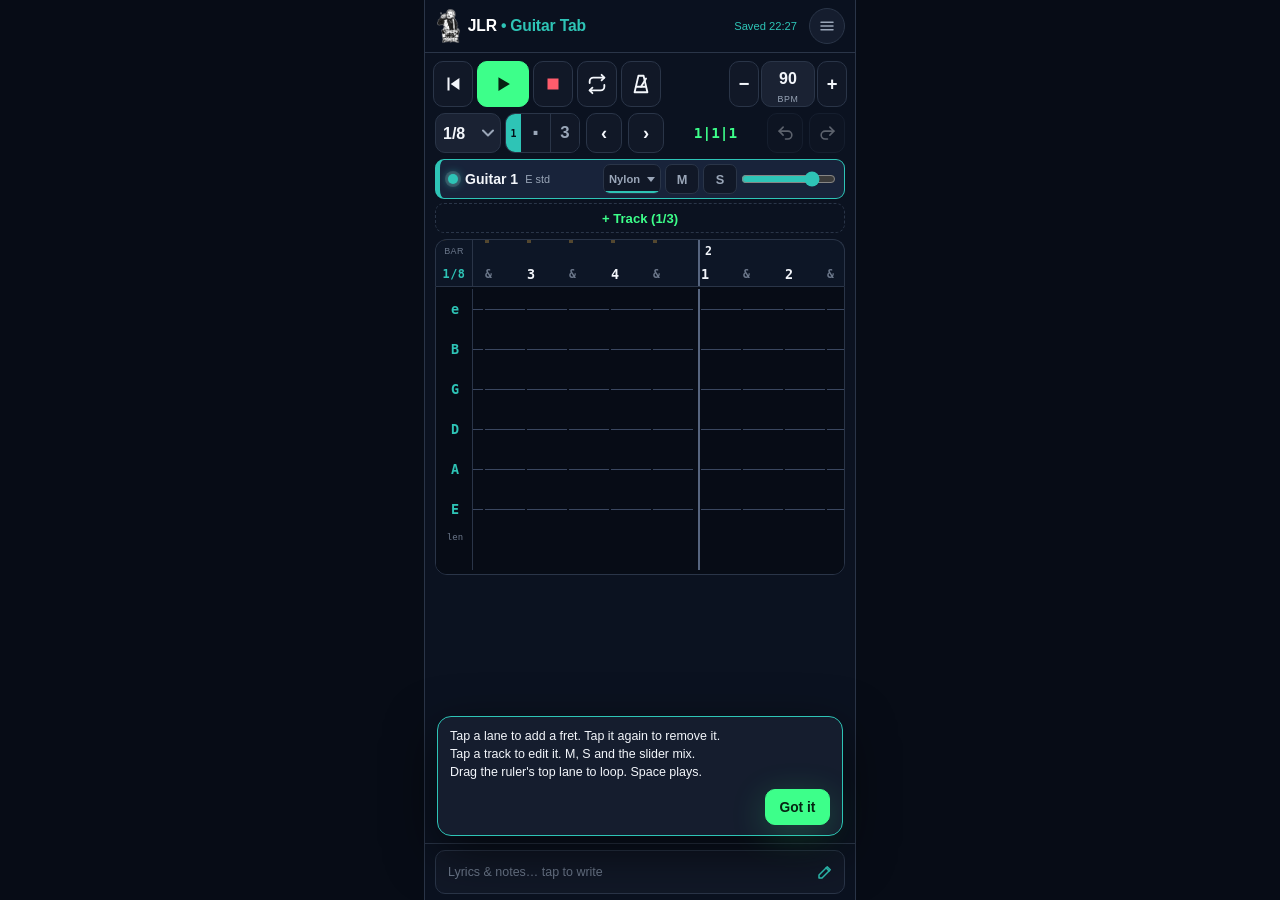
<file: guitar-tab/app/index.html>
<!DOCTYPE html>
<html lang="en">
<head>
<meta charset="UTF-8">
<meta name="viewport" content="width=device-width, initial-scale=1, viewport-fit=cover, interactive-widget=resizes-content">
<meta http-equiv="Content-Security-Policy" content="default-src 'none'; script-src 'self'; style-src 'self'; img-src 'self' data: blob:; media-src 'self' blob:; manifest-src 'self'; worker-src 'self'; connect-src 'self'; base-uri 'none'; form-action 'none'">
<meta name="referrer" content="no-referrer">
<meta name="robots" content="noindex">
<meta name="theme-color" content="#0b1220">
<meta name="color-scheme" content="dark">
<meta name="description" content="Sketch guitar riffs on your phone. Up to 3 layered tracks, six tunings, mute/solo/volume. Free, no account, nothing stored online.">
<title>Guitar Tab · Jeremy Legal Records</title>
<link rel="canonical" href="https://jeremylegalrecords.com/guitar-tab/app/">
<meta property="og:type" content="website">
<meta property="og:site_name" content="Jeremy Legal Records">
<meta property="og:title" content="Guitar Tab · Jeremy Legal Records">
<meta property="og:description" content="Sketch guitar riffs on your phone. Up to 3 layered tracks, six tunings, mute/solo/volume. Free, no account, nothing stored online.">
<meta property="og:url" content="https://jeremylegalrecords.com/guitar-tab/app/">
<meta property="og:image" content="https://jeremylegalrecords.com/guitar-tab/og.png">
<meta property="og:image:type" content="image/png">
<meta property="og:image:width" content="1200">
<meta property="og:image:height" content="630">
<meta property="og:image:alt" content="Guitar Tab by Jeremy Legal Records: a phone showing three tab tracks, Rhythm, Lead and Bass, on one grid.">
<meta name="twitter:card" content="summary_large_image">
<meta name="twitter:title" content="Guitar Tab · Jeremy Legal Records">
<meta name="twitter:description" content="Sketch guitar riffs on your phone. Up to 3 layered tracks, six tunings, mute/solo/volume. Free, no account, nothing stored online.">
<meta name="twitter:image" content="https://jeremylegalrecords.com/guitar-tab/og.png">
<meta name="twitter:image:alt" content="Guitar Tab by Jeremy Legal Records: a phone showing three tab tracks, Rhythm, Lead and Bass, on one grid.">
<link rel="manifest" href="manifest.webmanifest">
<link rel="icon" type="image/png" sizes="32x32" href="../icons/favicon-32.png">
<link rel="apple-touch-icon" href="../icons/apple-touch-icon.png">
<link rel="stylesheet" href="../css/jlr-theme.css">
<link rel="stylesheet" href="app.css">
</head>
<body class="daw">
<div class="phone-col app">
<header class="app-header">
  <div class="bar">
    <a class="brand" href="../" aria-label="Guitar Tab front page">
      <img class="logo-mark" src="../assets/jlr-logo.png" alt="Jeremy Legal Records" width="107" height="160">
      <span class="brand-title"><span class="w">JLR</span><span class="dot">•</span><span class="t">Guitar Tab</span></span>
    </a>
    <span class="save-state" id="save-state" aria-live="polite"></span>
    <button type="button" class="icon-btn" id="menu-btn" aria-label="Menu: project, track, edit, files" aria-expanded="false" aria-controls="drawer" title="Menu">
      <svg viewBox="0 0 24 24" fill="none" stroke="currentColor" stroke-width="2" stroke-linecap="round" aria-hidden="true"><path d="M4 7h16M4 12h16M4 17h16"/></svg>
    </button>
  </div>
</header>

<!-- Transport bar -->
<section class="transport" aria-label="Transport">
  <button type="button" class="tb" id="play-start" aria-label="Back to start" title="Back to start (Home)">
    <svg viewBox="0 0 24 24" aria-hidden="true"><path fill="currentColor" d="M6 5h2.2v14H6zM19 5.5v13L9.5 12z"/></svg></button>
  <button type="button" class="tb play" id="play-btn" aria-label="Play" aria-pressed="false" title="Play (Space)">
    <svg class="i-play" viewBox="0 0 24 24" aria-hidden="true"><path fill="currentColor" d="M7 4.5v15L19.5 12z"/></svg>
    <svg class="i-pause" viewBox="0 0 24 24" aria-hidden="true"><path fill="currentColor" d="M6.5 5h4v14h-4zM13.5 5h4v14h-4z"/></svg></button>
  <button type="button" class="tb stop" id="stop-btn" aria-label="Stop" title="Stop (again: back to start)">
    <svg viewBox="0 0 24 24" aria-hidden="true"><path fill="currentColor" d="M6 6h12v12H6z"/></svg></button>
  <button type="button" class="tb loop" id="loop-toggle" aria-label="Loop" aria-pressed="false" title="Loop (L)">
    <svg viewBox="0 0 24 24" fill="none" stroke="currentColor" stroke-width="2" stroke-linecap="round" stroke-linejoin="round" aria-hidden="true"><path d="M17 2l3 3-3 3"/><path d="M4 11V9a4 4 0 0 1 4-4h12"/><path d="M7 22l-3-3 3-3"/><path d="M20 13v2a4 4 0 0 1-4 4H4"/></svg></button>
  <button type="button" class="tb click" id="click-toggle" aria-label="Metronome" aria-pressed="false" title="Metronome (M)">
    <svg viewBox="0 0 24 24" fill="none" stroke="currentColor" stroke-width="2" stroke-linecap="round" stroke-linejoin="round" aria-hidden="true"><path d="M9.2 3h5.6l4.2 18H5z"/><path d="M7 15h10"/><path d="M12 15l5.5-9"/></svg></button>
  <div class="bpm">
    <button type="button" class="tb sm" id="bpm-down" aria-label="Slower">−</button>
    <label class="bpm-val"><input id="bpm" class="field" type="number" inputmode="numeric" min="30" max="300" step="1" aria-label="BPM"><small>BPM</small></label>
    <button type="button" class="tb sm" id="bpm-up" aria-label="Faster">+</button>
  </div>
</section>

<!-- Toolbar: grid value + style (dotted / triplet), step, position, undo/redo -->
<section class="toolbar" aria-label="Edit tools">
  <div class="grid-sel" role="group" aria-label="Grid">
    <select id="grid-select" class="field" aria-label="Grid note value (1/1 to 1/64)"></select>
    <span class="gstyle" id="grid-style" role="group" aria-label="Note style">
      <span class="gs-trk c0" id="grid-trk" aria-hidden="true">1</span><button type="button" class="gs" id="grid-dot" aria-pressed="false" aria-label="Dotted grid" title="Dotted: 1.5 × the value (key .)">·</button><button type="button" class="gs" id="grid-trip" aria-pressed="false" aria-label="Triplet grid" title="Triplet: 3 in the time of 2 (key T)">3</button>
    </span>
  </div>
  <button type="button" class="tb sm" id="prev-col" aria-label="Previous step">‹</button>
  <button type="button" class="tb sm" id="next-col" aria-label="Next step">›</button>
  <output class="pos" id="ph-info" aria-label="Playhead position, bar|beat|16th">1|1|1</output>
  <button type="button" class="tb sm" id="undo-btn" aria-label="Undo" title="Undo (Ctrl/Cmd+Z)" disabled>
    <svg viewBox="0 0 24 24" fill="none" stroke="currentColor" stroke-width="2" stroke-linecap="round" stroke-linejoin="round" aria-hidden="true"><path d="M9 14L4 9l5-5"/><path d="M4 9h11a5 5 0 0 1 0 10h-3"/></svg></button>
  <button type="button" class="tb sm" id="redo-btn" aria-label="Redo" title="Redo (Shift+Ctrl/Cmd+Z)" disabled>
    <svg viewBox="0 0 24 24" fill="none" stroke="currentColor" stroke-width="2" stroke-linecap="round" stroke-linejoin="round" aria-hidden="true"><path d="M15 14l5-5-5-5"/><path d="M20 9H9a5 5 0 0 0 0 10h3"/></svg></button>
</section>

<!-- Track headers (up to 3): tap the name to arm a track for editing -->
<section class="tracks" id="tracks" aria-label="Tracks"></section>

<!-- Ruler + tab grid (scrolls sideways inside; the page itself never scrolls) -->
<section class="arrange" aria-label="Arrangement">
  <div class="ruler-wrap" id="ruler-wrap" aria-label="Ruler: drag the top lane to set the loop, tap or drag the bottom lane to move the playhead">
    <div class="ruler" id="ruler"></div>
  </div>
  <div class="editor-wrap" id="editor-wrap">
    <div class="editor" id="editor" role="grid" aria-label="Tab grid"></div>
  </div>
</section>

<!-- Lyrics / notes (v9.1): a two-line preview; tap to open the lyrics sheet -->
<footer class="idea-bar">
  <button type="button" class="idea-prev" id="idea-open" aria-haspopup="dialog" aria-controls="lyrics" aria-label="Lyrics and notes. Open the lyrics sheet">
    <span class="ip-text" id="idea-prev"></span>
    <svg viewBox="0 0 24 24" fill="none" stroke="currentColor" stroke-width="2" stroke-linecap="round" stroke-linejoin="round" aria-hidden="true"><path d="M4 20h4L19 9l-4-4L4 16z"/><path d="M13.5 6.5l4 4"/></svg>
  </button>
</footer>
</div>

<!-- First-run hint (once) -->
<div class="hint-pop" id="hint" role="note" hidden>
  <p>Tap a lane to add a fret. Tap it again to remove it.</p>
  <p>Tap a track to edit it. M, S and the slider mix.</p>
  <p>Drag the ruler's top lane to loop. Space plays.</p>
  <button type="button" class="btn sm go" id="hint-ok">Got it</button>
</div>

<!-- Drawer: everything secondary -->
<div class="sheet-scrim" id="drawer-scrim" hidden></div>
<aside class="sheet drawer" id="drawer" aria-label="Menu" hidden>
  <div class="sheet-head">
    <span class="card-h">Menu</span>
    <button type="button" class="btn sm go" id="drawer-close">Close</button>
  </div>
  <p class="song-info" id="song-info"></p>

  <section class="card">
    <label class="sec-lab" for="project-select">Project</label>
    <select id="project-select" class="field" aria-label="Project"></select>
    <label class="sec-lab mt" for="title">Title</label>
    <input id="title" class="field" type="text" maxlength="120" placeholder="Untitled project" autocomplete="off" enterkeyhint="done">
    <div class="grid3 mt-s">
      <button type="button" class="btn sm" id="project-new">+ New</button>
      <button type="button" class="btn sm" id="project-dup">Duplicate</button>
      <button type="button" class="btn sm warn" id="project-del">Delete</button>
    </div>
    <label class="sec-lab mt" for="timesig">Time signature (whole project)</label>
    <select id="timesig" class="field">
      <option value="4/4">4/4</option><option value="3/4">3/4</option><option value="2/4">2/4</option><option value="6/8">6/8</option>
    </select>
  </section>

  <section class="card">
    <span class="sec-lab">Armed track</span>
    <label class="sec-lab sub" for="track-name">Name</label>
    <input id="track-name" class="field" type="text" maxlength="60" placeholder="Track name" autocomplete="off" enterkeyhint="done">
    <label class="sec-lab sub mt-s" for="tuning">Tuning</label>
    <select id="tuning" class="field"></select>
    <button type="button" class="btn sm warn wide mt-s" id="track-del">Delete this track</button>
  </section>

  <section class="card">
    <span class="sec-lab">Edit at the cursor</span>
    <div class="grid2">
      <button type="button" class="btn sm" id="add-col">+ Insert step</button>
      <button type="button" class="btn sm warn" id="del-col">− Delete step</button>
      <button type="button" class="btn sm" id="add-measure">+ Add bar</button>
      <button type="button" class="btn sm warn" id="del-measure">− Last bar</button>
      <button type="button" class="btn sm" id="loop-start">Loop from this bar</button>
      <button type="button" class="btn sm" id="loop-end">Loop to this bar</button>
    </div>
    <button type="button" class="btn sm wide mt-s" id="clear-col">Clear this step (armed track)</button>
    <p class="loop-info" id="loop-info"></p>
  </section>

  <section class="card">
    <span class="sec-lab">Files</span>
    <div class="grid2">
      <button type="button" class="btn sm go" id="export-one">Export project (.json)</button>
      <button type="button" class="btn sm go" id="export-midi">Export MIDI (.mid)</button>
      <button type="button" class="btn sm" id="export-all">Export all (.json)</button>
      <button type="button" class="btn sm" id="import-btn">Import (.json)</button>
      <button type="button" class="btn sm span2" id="share-btn">Share project</button>
    </div>
    <input type="file" id="import-file" accept=".json,.txt,application/json,text/plain" hidden>
    <p class="note">Saved in this browser only. Export is your backup and how you move a project to another device.</p>
    <p class="note">Used the old address (maximini22.github.io/github-tab)? Saved work doesn't carry over between web addresses: Export there, then Import here.</p>
  </section>

  <section class="card">
    <div class="card-row"><span class="sec-lab">Tab as text</span><button type="button" class="btn sm" id="copy-ascii">Copy</button></div>
    <pre class="ascii" id="ascii" aria-label="Tab as text"></pre>
  </section>

  <p class="links"><a href="https://github.com/maximini22/github-tab/blob/main/docs/USER-GUIDE.md" rel="noopener noreferrer" target="_blank">User guide</a> · <a href="../">About Guitar Tab</a></p>
  <p class="links credits">Sounds: FluidR3 GM (MIT, © Frank Wen, Toby Smithe) · FreePats · D. Smolken · Karoryfer Samples (CC0) · <a href="https://github.com/maximini22/github-tab/blob/main/NOTICE" rel="noopener noreferrer" target="_blank">Credits</a></p>
</aside>

<!-- Fret picker: vertical neck, nut at the top -->
<div class="sheet-scrim" id="scrim" hidden></div>
<section class="sheet" id="picker" role="dialog" aria-modal="true" aria-labelledby="picker-h" hidden>
  <div class="sheet-head">
    <div class="ph-text">
      <span class="card-h" id="picker-h">Pick a fret</span>
      <span class="picker-sub" id="picker-sub"></span>
    </div>
    <div class="ph-btns">
      <button type="button" class="btn sm icon" id="picker-undo" aria-label="Undo" title="Undo">↶</button>
      <button type="button" class="btn sm icon" id="picker-redo" aria-label="Redo" title="Redo">↷</button>
      <button type="button" class="btn sm go" id="picker-done">Done</button>
    </div>
  </div>
  <!-- Mini tab roll: this bar on all six strings; armed track in full, other tracks faint. Tap a cell to jump there. -->
  <div class="roll-cap"><span id="roll-bar"></span><span id="picker-grid"></span></div>
  <div class="roll" id="picker-roll" aria-hidden="true"></div>
  <div class="picker-body">
    <div class="neck" id="neck" role="group" aria-label="Frets 0 to 22"></div>
    <div class="picker-side">
      <span class="sec-lab">String</span>
      <div class="pstrings" id="picker-strings" role="radiogroup" aria-label="String, high at the top, low at the bottom"></div>
      <div class="pk2">
        <button type="button" class="btn sm" id="pick-mute">x Muted</button>
        <button type="button" class="btn sm" id="pick-clear">Clear</button>
      </div>
      <button type="button" class="btn sm chords-open" id="chords-open" aria-haspopup="dialog"><svg viewBox="0 0 24 24" width="16" height="16" fill="none" stroke="currentColor" stroke-width="2" aria-hidden="true"><rect x="4" y="3" width="16" height="18" rx="2"/><path d="M4 8h16M9.3 8v13M14.7 8v13M4 12.3h16M4 16.6h16"/></svg>Chords</button>
      <p class="picker-tip" id="picker-tip" aria-live="polite"></p>
      <div class="pnav" role="group" aria-label="Move through the song">
        <button type="button" class="btn sm" id="picker-prev" aria-label="Back one step">‹ Back<br>step</button>
        <button type="button" class="btn sm go" id="picker-next" aria-label="Next step">Next<br>step ›</button>
        <button type="button" class="btn sm" id="picker-prev-bar" aria-label="Back one bar">« Bar</button>
        <button type="button" class="btn sm" id="picker-next-bar" aria-label="Next bar">Bar »</button>
      </div>
    </div>
  </div>
</section>

<!-- Chord library (opened from the step editor): boxes and codes like a chord chart (low E on the left); the detail's
     full neck is the app's neck (high e on the left). Power and barre chords are movable (root string + fret stepper). -->
<div class="sheet-scrim csheet-scrim" id="chords-scrim" hidden></div>
<section class="sheet csheet" id="chords" role="dialog" aria-modal="true" aria-labelledby="chords-h" hidden>
  <div class="sheet-head">
    <div class="ph-text"><span class="card-h" id="chords-h">Chord library</span><span class="picker-sub" id="chords-sub"></span></div>
    <button type="button" class="btn sm" id="chords-close">Close</button>
  </div>
  <label class="csearch"><svg viewBox="0 0 24 24" fill="none" stroke="currentColor" stroke-width="2.2" stroke-linecap="round" aria-hidden="true"><circle cx="11" cy="11" r="6.5"/><path d="M16 16l4.5 4.5"/></svg><input class="field" type="search" id="chords-q" placeholder="Search: Em, F#5, 244, sus…" aria-label="Search chords" autocomplete="off" spellcheck="false"></label>
  <div class="cfilters" id="chords-fam" role="group" aria-label="Chord families"></div>
  <div class="cwrap-o"><div class="cwrap" id="chords-list"></div></div>
  <p class="cfoot" id="chords-foot"></p>
  <div class="cdetail" id="chords-detail" hidden>
    <div class="cd-head">
      <div class="cd-name"><b id="cd-name"></b><span id="cd-info"></span></div>
    </div>
    <div class="cd-move" id="cd-move" role="group" aria-label="Move the shape" hidden>
      <span class="cd-rootlab" id="cd-rootlab">Root</span>
      <span class="seg"><button type="button" class="btn sm" id="cd-s6" aria-pressed="true">6th</button><button type="button" class="btn sm" id="cd-s5" aria-pressed="false">5th</button></span>
      <span class="step"><button type="button" class="btn sm" id="cd-down" aria-label="Down one fret">‹</button><output id="cd-fret" aria-live="polite">fret 0</output><button type="button" class="btn sm" id="cd-up" aria-label="Up one fret">›</button></span>
      <span class="seg" id="cd-ns"><button type="button" class="btn sm" id="cd-n3" aria-pressed="true" aria-label="3 notes: root, 5th, octave">1·5·8</button><button type="button" class="btn sm" id="cd-n2" aria-pressed="false" aria-label="2 notes: root and 5th">1·5</button></span>
    </div>
    <p class="cd-note" id="cd-note" hidden></p>
    <div class="roll-cap"><span id="cd-bar"></span><span id="cd-cap"></span></div>
    <div class="roll" id="cd-roll" aria-hidden="true"></div>
    <div class="picker-body cbody">
      <div class="cneck"><div class="cstr" id="cd-str" aria-hidden="true"></div><div class="neck" id="cd-neck" role="img"></div></div>
      <div class="picker-side cside">
        <span class="sec-lab">Strings</span>
        <div class="cside-chips" id="cd-chips"></div>
        <div class="pk2" role="group" aria-label="How to drop it">
          <button type="button" class="btn sm on" id="cd-strum" aria-pressed="true">Strum ↓</button>
          <button type="button" class="btn sm" id="cd-arp" aria-pressed="false">Arp</button>
        </div>
        <button type="button" class="btn go drop" id="cd-drop">Drop into measure</button>
        <button type="button" class="btn sm cancel" id="cd-cancel">Cancel</button>
      </div>
    </div>
  </div>
</section>

<!-- Import choice -->
<!-- Lyrics sheet (v9.1): section chips, quick labels, the lyrics, and a docked mini transport. Opening it never
     touches playback, so you can write while a loop repeats. -->
<section class="sheet lsheet" id="lyrics" tabindex="-1" role="dialog" aria-modal="true" aria-labelledby="lyrics-h" hidden>
  <div class="sheet-head">
    <h2 class="card-h" id="lyrics-h">Lyrics</h2>
    <span class="lcount" id="lyr-count" aria-live="off">0 / 5000</span>
    <button type="button" class="btn sm go" id="lyr-done">Done</button>
  </div>
  <div class="lrow lchips" id="lyr-chips" role="toolbar" aria-label="Jump to a section"></div>
  <div class="lrow lins" id="lyr-ins" role="toolbar" aria-label="Add a section label">
    <button type="button" class="chip" data-label="Verse">+ Verse</button>
    <button type="button" class="chip" data-label="Pre-chorus">+ Pre-chorus</button>
    <button type="button" class="chip" data-label="Chorus">+ Chorus</button>
    <button type="button" class="chip" data-label="Bridge">+ Bridge</button>
    <button type="button" class="chip" data-label="Hook">+ Hook</button>
    <button type="button" class="chip" data-label="Intro">+ Intro</button>
    <button type="button" class="chip" data-label="Outro">+ Outro</button>
  </div>
  <div class="ledit">
    <div class="lmirror" id="lyr-mirror" aria-hidden="true"></div>
    <textarea id="idea" class="ltext" maxlength="5000" spellcheck="true" autocapitalize="sentences" placeholder="[Verse]&#10;Write here. A line like [Chorus] starts a section." aria-label="Lyrics and notes for this project"></textarea>
  </div>
  <div class="lmini" role="group" aria-label="Transport">
    <button type="button" class="tb lrestart" id="lyr-restart" aria-label="Restart from bar 1" title="Restart (R or Home)">
      <svg viewBox="0 0 24 24" aria-hidden="true"><path fill="currentColor" d="M5 5h2.4v14H5zM20 5.5v13L9.5 12z"/></svg>
      <span><b>Restart</b><small id="lyr-target">Bar 1</small></span></button>
    <button type="button" class="tb play" id="lyr-play" aria-label="Play" aria-pressed="false" title="Play (Space)">
      <svg class="i-play" viewBox="0 0 24 24" aria-hidden="true"><path fill="currentColor" d="M7 4.5v15L19.5 12z"/></svg>
      <svg class="i-pause" viewBox="0 0 24 24" aria-hidden="true"><path fill="currentColor" d="M6.5 5h4v14h-4zM13.5 5h4v14h-4z"/></svg></button>
    <button type="button" class="tb stop" id="lyr-stop" aria-label="Stop" title="Stop">
      <svg viewBox="0 0 24 24" aria-hidden="true"><path fill="currentColor" d="M6 6h12v12H6z"/></svg></button>
    <button type="button" class="tb click" id="lyr-click" aria-label="Metronome" aria-pressed="false" title="Metronome (M)">
      <svg viewBox="0 0 24 24" fill="none" stroke="currentColor" stroke-width="2" stroke-linecap="round" stroke-linejoin="round" aria-hidden="true"><path d="M9.2 3h5.6l4.2 18H5z"/><path d="M7 15h10"/><path d="M12 15l5.5-9"/></svg></button>
    <span class="lpos" id="lyr-pos" title="Playhead bar|beat|16th">1|1|1</span>
  </div>
</section>

<div class="sheet-scrim" id="modal-scrim" hidden></div>
<section class="modal" id="modal" role="dialog" aria-modal="true" aria-labelledby="modal-h" hidden>
  <span class="card-h" id="modal-h">Import</span>
  <p id="modal-body"></p>
  <div class="modal-actions" id="modal-actions"></div>
</section>

<div class="toast" id="toast" role="status" aria-live="polite" hidden></div>

<script src="js/audio.js"></script>
<script src="js/model.js"></script>
<script src="js/midi.js"></script>
<script src="js/chords.js"></script>
<script src="js/app.js"></script>
</body>
</html>
</file>
<file: guitar-tab/css/landing.css>
/* Landing style. Adapted from the Royalty Dashboard landing page (jeremylegalrecords.com, royalty-dashboard/landing.css), used read-only as a reference. */
:root{
  --bg:#0b1220;--bg-deep:#070c16;--bg2:#111827;--card:#151d2e;--card2:#1a2233;--line:#2a3548;
  --text:#f3f6fb;--muted:#9aa6b8;--dim:#6b778a;--teal:#2ec4b6;--teal-dim:rgba(46,196,182,.15);
  --neon:#3dff8a;--neon-dim:rgba(61,255,138,.12);--blue:#4f8cff;--purple:#a78bfa;--amber:#f5b942;--red:#ff5c6c;
  --font:-apple-system,BlinkMacSystemFont,"SF Pro Display","SF Pro Text","Segoe UI",Roboto,Helvetica,Arial,sans-serif;
  --mono:ui-monospace,"SF Mono",Menlo,Consolas,monospace
}
*{box-sizing:border-box}
html{scroll-behavior:smooth;color-scheme:dark}
body{margin:0;background:var(--bg);color:var(--text);font:400 1rem/1.6 var(--font);-webkit-font-smoothing:antialiased;overflow-x:hidden}
img{display:block;max-width:100%;height:auto}
a{color:inherit}
.wrap{width:min(1120px,100% - 2.5rem);margin-inline:auto}
.k{font-size:.72rem;font-weight:700;letter-spacing:.14em;text-transform:uppercase;color:var(--teal);margin:0 0 .7rem}
.neon{color:var(--neon)}
h1,h2,h3{letter-spacing:-.035em;line-height:1.04;margin:0}
h2{font-size:clamp(2.1rem,5vw,3.3rem);font-weight:800}
.center{text-align:center}
.lede{color:var(--muted);font-size:1.06rem;max-width:40rem;margin:1rem auto 0}
section{padding-block:clamp(4rem,9vw,6.5rem)}
.rule{border-top:1px solid var(--line)}
/* buttons */
.btn{display:inline-flex;align-items:center;justify-content:center;gap:.55rem;min-height:50px;padding:.8rem 1.35rem;border-radius:12px;font-weight:700;font-size:.98rem;text-decoration:none;border:1px solid var(--line);background:var(--bg2);color:var(--text);white-space:nowrap;transition:filter .15s,border-color .15s}
.btn:hover{border-color:var(--teal)}
.btn.go{background:var(--neon);border-color:var(--neon);color:#062312;box-shadow:0 8px 34px rgba(61,255,138,.28)}
.btn.go:hover{filter:brightness(1.06)}
.btn.sm{min-height:38px;padding:.45rem .9rem;font-size:.86rem;border-radius:10px}
.btn svg{width:18px;height:18px}
/* header */
.top{position:sticky;top:0;z-index:40;background:rgba(7,12,22,.9);backdrop-filter:blur(12px);-webkit-backdrop-filter:blur(12px);border-bottom:1px solid var(--line)}
.top .wrap{display:flex;align-items:center;gap:1.4rem;height:70px}
.brand{display:flex;align-items:center;gap:.7rem;text-decoration:none;margin-right:auto}
.brand img{height:44px;width:auto}
.brand span{font-weight:800;font-size:.95rem;line-height:1.05;letter-spacing:.02em;text-transform:uppercase}
.nav{display:flex;align-items:center;gap:1.4rem;font-size:.92rem}
.nav a{color:var(--muted);text-decoration:none}
.nav a:hover{color:var(--text)}
.nav a.on{color:var(--teal);border:1px solid rgba(46,196,182,.55);background:var(--teal-dim);border-radius:999px;padding:.38rem .9rem}
/* hero */
.hero{position:relative;padding-block:clamp(3rem,7vw,5.5rem) clamp(4rem,8vw,6rem);overflow:hidden;isolation:isolate}
.hero::before{content:"";position:absolute;inset:0;z-index:-2;background:radial-gradient(700px 520px at 78% 40%,rgba(46,196,182,.16),transparent 70%),radial-gradient(800px 500px at 10% 0%,rgba(79,140,255,.08),transparent 70%)}
.hero::after{content:"";position:absolute;inset:0;z-index:-1;background-image:linear-gradient(rgba(46,196,182,.05) 1px,transparent 1px),linear-gradient(90deg,rgba(46,196,182,.05) 1px,transparent 1px);background-size:56px 56px;mask-image:radial-gradient(ellipse at 70% 40%,#000 20%,transparent 70%);-webkit-mask-image:radial-gradient(ellipse at 70% 40%,#000 20%,transparent 70%)}
.hero .wrap{display:grid;grid-template-columns:1.12fr .88fr;gap:2rem;align-items:center}
.pill-new{display:inline-flex;align-items:center;gap:.6rem;border:1px solid var(--line);background:var(--bg2);border-radius:999px;padding:.3rem .9rem .3rem .35rem;font-size:.86rem;color:var(--muted);margin-bottom:1.4rem}
.pill-new b{background:var(--neon-dim);color:var(--neon);border-radius:999px;padding:.1rem .55rem;font-size:.68rem;letter-spacing:.1em}
.hero h1{font-size:clamp(2.5rem,5.6vw,3.85rem);font-weight:800}
.hero h1 .grad{background:linear-gradient(90deg,var(--neon),var(--teal));-webkit-background-clip:text;background-clip:text;color:transparent}
.hero .sub{color:var(--muted);font-size:1.12rem;max-width:33rem;margin:1.4rem 0 2rem}
.hero .sub b{color:var(--text);font-weight:600}
.ctas{display:flex;flex-wrap:wrap;gap:.8rem}
.ticks{list-style:none;padding:0;margin:1.6rem 0 0;display:flex;flex-wrap:wrap;gap:.4rem 1.4rem;font-size:.86rem;color:var(--muted)}
.ticks li::before{content:"";display:inline-block;width:7px;height:7px;border-radius:50%;background:var(--neon);margin-right:.5rem;vertical-align:middle;box-shadow:0 0 8px var(--neon)}
.stage{position:relative;height:620px}
.stage .phone{position:absolute;width:290px}
.stage .p1{left:8%;top:10px;z-index:2}
.stage .p2{right:0;top:40px;transform:rotate(7deg);opacity:.92;z-index:1}
.float{position:absolute;z-index:3;display:flex;gap:.6rem;align-items:flex-start;background:rgba(21,29,46,.95);border:1px solid var(--line);border-radius:12px;padding:.6rem .85rem;font-size:.88rem;font-weight:700;box-shadow:0 16px 40px rgba(0,0,0,.45);max-width:250px;line-height:1.3}
.float small{display:block;font-weight:400;color:var(--muted);font-size:.78rem;margin-top:.15rem}
.float i{flex:none;width:10px;height:10px;border-radius:3px;margin-top:.3rem}
.float.f1{left:-4%;top:58%}.float.f1 i{background:var(--amber)}
.float.f2{right:-2%;top:76%}.float.f2 i{background:var(--neon)}
/* phone frame */
.phone{position:relative;border-radius:44px;padding:34px 11px 11px;background:linear-gradient(#070c16,#070c16) content-box,#1b2436;border:1px solid #33405a;box-shadow:0 30px 80px rgba(0,0,0,.55),0 0 0 1px rgba(255,255,255,.03) inset,0 0 60px rgba(46,196,182,.10)}
.phone::before{content:"";position:absolute;top:17px;left:50%;transform:translateX(-50%);width:84px;height:22px;border-radius:12px;background:#000;z-index:2}
.phone::after{content:"9:41";position:absolute;top:17px;left:13%;font:700 .78rem/22px var(--font);color:#fff;letter-spacing:0}
.phone img{border-radius:0 0 34px 34px;width:100%;aspect-ratio:390/844;object-fit:cover;object-position:top}
.phone .notch-pad{display:none}
/* before / after */
.ba{display:grid;grid-template-columns:1.45fr auto .9fr;gap:2rem;align-items:center;margin-top:3.2rem}
.window{position:relative;background:#f4f5f7;border-radius:12px;box-shadow:0 30px 70px rgba(0,0,0,.5);transform:rotate(-2deg);overflow:hidden}
.window .bar{display:flex;align-items:center;gap:.45rem;background:#e3e6eb;padding:.55rem .8rem;font:500 .8rem var(--mono);color:#3b4250}
.window .bar i{width:11px;height:11px;border-radius:50%;background:#ff5f57}.window .bar i+i{background:#febc2e}.window .bar i+i+i{background:#28c840;margin-right:.6rem}
.sheet-wrap{overflow:hidden;max-height:470px;position:relative}
.sheet-wrap::after{content:"";position:absolute;left:0;right:0;bottom:0;height:120px;background:linear-gradient(transparent,#f4f5f7)}
.sheet{border-collapse:collapse;font:400 .68rem/1.35 var(--mono);color:#2b3240;white-space:nowrap}
.sheet th{background:#e9ecf0;font-weight:700;text-align:left;padding:.35rem .5rem;border:1px solid #d5d9e0}
.sheet td{padding:.3rem .5rem;border:1px solid #e0e3e8}
.sheet tr.hl td{background:#fff8d6}
.sheet td.x{outline:2px solid var(--red);outline-offset:-2px;border-radius:10px;color:#b4232f}
.marker{font-family:"Marker Felt","Comic Sans MS","Chalkboard SE",var(--font);font-weight:900;font-style:italic;text-transform:uppercase;letter-spacing:.02em}
.window .marker{position:absolute;left:5%;bottom:7%;color:var(--red);font-size:1.7rem;transform:rotate(-4deg);z-index:2}
.arrow{width:62px;height:62px;border-radius:50%;border:1px solid rgba(61,255,138,.5);display:grid;place-items:center;color:var(--neon);background:rgba(61,255,138,.06);box-shadow:0 0 30px rgba(61,255,138,.15)}
.arrow svg{width:26px;height:26px}
.after{position:relative;justify-self:center}
.after .phone{width:300px}
.after .marker{position:absolute;top:-2.6rem;right:-1.2rem;color:var(--neon);font-size:1.6rem;transform:rotate(-5deg);text-shadow:0 0 18px rgba(61,255,138,.5);white-space:nowrap}
.cap2{display:grid;grid-template-columns:1.45fr auto .9fr;gap:2rem;margin-top:2.2rem}
.cap2 b{display:block;font-size:1.05rem;margin-bottom:.25rem}
.cap2 p{margin:0;color:var(--muted);font-size:.95rem}
.cap2 .sp{width:62px}
/* formula */
.formula{padding-block:2.6rem;background:var(--bg-deep);border-block:1px solid var(--line)}
.formula .wrap{display:flex;align-items:center;justify-content:center;flex-wrap:wrap;gap:1rem}
.src{display:flex;align-items:center;gap:.8rem;background:var(--card);border:1px solid var(--line);border-radius:14px;padding:.85rem 1.1rem;min-width:200px}
.src .ic{width:38px;height:38px;border-radius:9px;display:grid;place-items:center;font:800 .62rem var(--font);letter-spacing:.04em;flex:none}
.src b{display:block;font-size:.98rem}
.src small{color:var(--muted);font-size:.8rem}
.ic.dk{background:rgba(79,140,255,.16);color:#8db4ff}.ic.apra{background:rgba(245,185,66,.14);color:var(--amber)}.ic.ppca{background:rgba(167,139,250,.16);color:var(--purple)}
.ic.rd{background:#0b1220;padding:4px}
.src.out{border-color:rgba(61,255,138,.6);background:linear-gradient(135deg,rgba(61,255,138,.12),rgba(46,196,182,.06));box-shadow:0 0 34px rgba(61,255,138,.14)}
.op{font-size:1.6rem;font-weight:800;color:var(--dim)}
/* feature cards */
.cards{display:grid;grid-template-columns:1fr 1fr;gap:1.2rem;margin-top:3.2rem}
.fc{background:var(--card);border:1px solid var(--line);border-top:2px solid var(--c,var(--teal));border-radius:16px;padding:1.6rem 1.6rem 1.4rem;display:flex;flex-direction:column}
.fc .k{color:var(--c)}
.fc h3{font-size:1.45rem;font-weight:800;letter-spacing:-.02em}
.fc p{color:var(--muted);margin:.6rem 0 1.2rem;font-size:.97rem}
.fc .shot{margin-top:auto;border-top:1px dashed var(--line);padding-top:1.2rem}
.fc .shot img{border-radius:10px;border:1px solid var(--line);width:100%;max-height:340px;object-fit:cover;object-position:top}
.c-amber{--c:var(--amber)}.c-purple{--c:var(--purple)}.c-teal{--c:var(--teal)}.c-green{--c:var(--neon)}
/* four screens */
.screens{display:grid;grid-template-columns:repeat(4,1fr);gap:1.6rem;margin-top:3.2rem}
.screens figure{margin:0;text-align:center}
.screens .phone{border-radius:36px;padding:28px 9px 9px}
.screens .phone::before{top:11px;width:64px;height:18px}
.screens .phone::after{top:11px;line-height:18px;font-size:.66rem}
.screens .phone img{border-radius:0 0 28px 28px}
.screens figcaption{margin-top:1.3rem}
.screens figcaption .k{margin:0 0 .3rem}
.screens figcaption b{display:block;font-size:1.05rem}
.screens figcaption span{color:var(--muted);font-size:.9rem}
/* privacy */
.priv{display:grid;grid-template-columns:1fr 1fr;gap:2.5rem;align-items:center;background:linear-gradient(135deg,rgba(46,196,182,.10),rgba(21,29,46,.6) 45%);border:1px solid rgba(46,196,182,.3);border-radius:22px;padding:clamp(1.6rem,4vw,3rem)}
.lock{width:52px;height:52px;border-radius:14px;display:grid;place-items:center;background:var(--teal-dim);border:1px solid rgba(46,196,182,.45);color:var(--teal);margin-bottom:1.4rem}
.lock svg{width:24px;height:24px}
.priv h2{font-size:clamp(1.9rem,4vw,2.6rem)}
.priv p{color:var(--muted);margin:1rem 0 1.3rem}
.chips{display:flex;flex-wrap:wrap;gap:.5rem}
.chips span{border:1px solid var(--line);background:var(--bg2);border-radius:999px;padding:.3rem .8rem;font-size:.82rem;font-weight:600}
.steps{display:grid;gap:.8rem;list-style:none;margin:0;padding:0}
.steps li{display:flex;gap:1rem;align-items:flex-start;background:rgba(17,24,39,.85);border:1px solid var(--line);border-radius:14px;padding:1rem 1.1rem}
.steps .n{flex:none;width:36px;height:36px;border-radius:9px;display:grid;place-items:center;background:var(--card2);color:var(--teal);font-weight:800}
.steps li:last-child .n{background:var(--neon);color:#062312}
.steps b{display:block}
.steps span{color:var(--muted);font-size:.9rem}
.steps a{color:var(--neon)}
/* label band */
.band{background:var(--bg-deep);border-block:1px solid var(--line);position:relative;overflow:hidden}
.band::after{content:"";position:absolute;right:-10%;top:-30%;width:600px;height:600px;border-radius:50%;background:radial-gradient(rgba(46,196,182,.10),transparent 65%);z-index:0}
.band .wrap{display:grid;grid-template-columns:280px 1fr;gap:3rem;align-items:center;position:relative;z-index:1}
.band img{width:100%;max-width:280px;filter:drop-shadow(0 20px 40px rgba(0,0,0,.6))}
.band p{color:var(--muted);font-size:1.06rem;max-width:36rem;margin:1rem 0}
.band p b{color:var(--text)}
.band p.k{color:var(--teal);font-size:.72rem;margin:0 0 .7rem}
/* final cta */
.final{text-align:center;position:relative;isolation:isolate}
.final::before{content:"";position:absolute;inset:0;z-index:-1;background:radial-gradient(600px 300px at 50% 50%,rgba(61,255,138,.08),transparent 70%)}
.final h2{font-size:clamp(2.2rem,5.4vw,3.6rem)}
.final .marker{font-size:.95em;letter-spacing:0}
.final .m1{color:var(--red)}.final .m2{color:var(--neon);text-shadow:0 0 22px rgba(61,255,138,.4)}
.final .ctas{justify-content:center;margin-top:2rem}
footer{border-top:1px solid var(--line);background:var(--bg-deep);padding-block:1.6rem;font-size:.86rem;color:var(--muted)}
footer .wrap{display:flex;flex-wrap:wrap;align-items:center;gap:.8rem 1.6rem}
footer img{height:30px;width:auto}
footer .links{margin-left:auto;display:flex;flex-wrap:wrap;gap:1.2rem}
footer a{text-decoration:none}
footer a:hover{color:var(--text)}
footer .credits{flex-basis:100%;font-size:.78rem}
/* responsive */
@media (max-width:980px){
  .hero .wrap{grid-template-columns:1fr}
  .stage{height:560px;max-width:520px;margin-inline:auto;width:100%}
  .ba,.cap2{grid-template-columns:1fr}
  .cap2 .sp{display:none}
  .arrow{justify-self:center;transform:rotate(90deg)}
  .screens{grid-template-columns:1fr 1fr}
  .priv{grid-template-columns:1fr}
}
@media (max-width:760px){
  .nav a:not(.cta){display:none}
  .top .wrap{height:62px;gap:.8rem}
  .brand img{height:38px}
  .brand span{font-size:.8rem}
  .cards{grid-template-columns:1fr}
  .band .wrap{grid-template-columns:1fr;gap:1.5rem}
  .band img{max-width:190px}
  .src{min-width:0;flex:1 1 40%}
  .op{display:none}
  .formula .wrap{gap:.6rem}
}
@media (max-width:520px){
  .wrap{width:calc(100% - 2rem)}
  .stage{height:470px}
  .stage .phone{width:220px}
  .stage .p1{left:0}
  .stage .p2{right:0;top:30px}
  .float{display:none}
  .hero h1{font-size:2.15rem}
  .ctas .btn{flex:1 1 100%}
  .after .phone{width:250px}
  .after .marker{right:0;font-size:1.3rem}
  .window .marker{font-size:1.3rem}
  .screens{gap:1rem}
  .screens .phone{border-radius:26px;padding:20px 6px 6px}
  .screens .phone img{border-radius:0 0 21px 21px}
  .screens .phone::before{top:6px;width:40px;height:11px}
  .screens .phone::after{top:5px;line-height:13px;font-size:.5rem}
  .screens figcaption span{font-size:.8rem}
  .src{flex-basis:100%}
}

/* ---- Guitar Tab landing additions ---- */
.hero{min-height:calc(100dvh - 70px);display:flex;align-items:center}
.hero .wrap{width:min(1120px,100% - 2.5rem)}
.hero h1{font-size:clamp(2.3rem,5.4vw,3.7rem)}
.hero .sub{margin:1.1rem 0 1.6rem}
.points{list-style:none;padding:0;margin:0 0 1.9rem;display:grid;gap:.55rem;font-size:1rem;color:var(--text)}
.points li{display:flex;gap:.7rem;align-items:baseline}
.points li::before{content:"";flex:none;width:8px;height:8px;border-radius:50%;background:var(--neon);box-shadow:0 0 8px var(--neon);transform:translateY(-1px)}
.points li.t0::before{background:var(--teal);box-shadow:0 0 8px var(--teal)}
.points li.t1::before{background:var(--amber);box-shadow:0 0 8px var(--amber)}
.points li.t2::before{background:var(--purple);box-shadow:0 0 8px var(--purple)}
.fine{margin:1rem 0 0;font-size:.84rem;color:var(--dim)}
.float.f1 i{background:var(--teal)}
.float.f2 i{background:var(--amber)}
footer .links a{margin-left:1rem}
/* old-address banner (github.io copy only; scripts/publish-to-jlr.sh removes it) */
.moved{margin:0;padding:.7rem 1.25rem;text-align:center;font-size:.92rem;line-height:1.45;color:var(--muted);background:var(--teal-dim);border-bottom:1px solid rgba(46,196,182,.35)}
.moved a{display:block;color:var(--teal);font-weight:700;text-decoration:none}
.moved a:hover{text-decoration:underline}
</file>
<file: royalty-dashboard/landing.css>
:root{
  --bg:#0b1220;--bg-deep:#070c16;--bg2:#111827;--card:#151d2e;--card2:#1a2233;--line:#2a3548;
  --text:#f3f6fb;--muted:#9aa6b8;--dim:#6b778a;--teal:#2ec4b6;--teal-dim:rgba(46,196,182,.15);
  --neon:#3dff8a;--neon-dim:rgba(61,255,138,.12);--blue:#4f8cff;--purple:#a78bfa;--amber:#f5b942;--red:#ff5c6c;
  --font:-apple-system,BlinkMacSystemFont,"SF Pro Display","SF Pro Text","Segoe UI",Roboto,Helvetica,Arial,sans-serif;
  --mono:ui-monospace,"SF Mono",Menlo,Consolas,monospace
}
*{box-sizing:border-box}
html{scroll-behavior:smooth;color-scheme:dark}
body{margin:0;background:var(--bg);color:var(--text);font:400 1rem/1.6 var(--font);-webkit-font-smoothing:antialiased;overflow-x:hidden}
img{display:block;max-width:100%;height:auto}
a{color:inherit}
.wrap{width:min(1120px,100% - 2.5rem);margin-inline:auto}
.k{font-size:.72rem;font-weight:700;letter-spacing:.14em;text-transform:uppercase;color:var(--teal);margin:0 0 .7rem}
.neon{color:var(--neon)}
h1,h2,h3{letter-spacing:-.035em;line-height:1.04;margin:0}
h2{font-size:clamp(2.1rem,5vw,3.3rem);font-weight:800}
.center{text-align:center}
.lede{color:var(--muted);font-size:1.06rem;max-width:40rem;margin:1rem auto 0}
section{padding-block:clamp(4rem,9vw,6.5rem)}
.rule{border-top:1px solid var(--line)}
/* buttons */
.btn{display:inline-flex;align-items:center;justify-content:center;gap:.55rem;min-height:50px;padding:.8rem 1.35rem;border-radius:12px;font-weight:700;font-size:.98rem;text-decoration:none;border:1px solid var(--line);background:var(--bg2);color:var(--text);white-space:nowrap;transition:filter .15s,border-color .15s}
.btn:hover{border-color:var(--teal)}
.btn.go{background:var(--neon);border-color:var(--neon);color:#062312;box-shadow:0 8px 34px rgba(61,255,138,.28)}
.btn.go:hover{filter:brightness(1.06)}
.btn.sm{min-height:38px;padding:.45rem .9rem;font-size:.86rem;border-radius:10px}
.btn svg{width:18px;height:18px}
/* header */
.top{position:sticky;top:0;z-index:40;background:rgba(7,12,22,.9);backdrop-filter:blur(12px);-webkit-backdrop-filter:blur(12px);border-bottom:1px solid var(--line)}
.top .wrap{display:flex;align-items:center;gap:1.4rem;height:70px}
.brand{display:flex;align-items:center;gap:.7rem;text-decoration:none;margin-right:auto}
.brand img{height:44px;width:auto}
.brand span{font-weight:800;font-size:.95rem;line-height:1.05;letter-spacing:.02em;text-transform:uppercase}
.nav{display:flex;align-items:center;gap:1.4rem;font-size:.92rem}
.nav a{color:var(--muted);text-decoration:none}
.nav a:hover{color:var(--text)}
.nav a.on{color:var(--teal);border:1px solid rgba(46,196,182,.55);background:var(--teal-dim);border-radius:999px;padding:.38rem .9rem}
/* hero */
.hero{position:relative;padding-block:clamp(3rem,7vw,5.5rem) clamp(4rem,8vw,6rem);overflow:hidden;isolation:isolate}
.hero::before{content:"";position:absolute;inset:0;z-index:-2;background:radial-gradient(700px 520px at 78% 40%,rgba(46,196,182,.16),transparent 70%),radial-gradient(800px 500px at 10% 0%,rgba(79,140,255,.08),transparent 70%)}
.hero::after{content:"";position:absolute;inset:0;z-index:-1;background-image:linear-gradient(rgba(46,196,182,.05) 1px,transparent 1px),linear-gradient(90deg,rgba(46,196,182,.05) 1px,transparent 1px);background-size:56px 56px;mask-image:radial-gradient(ellipse at 70% 40%,#000 20%,transparent 70%);-webkit-mask-image:radial-gradient(ellipse at 70% 40%,#000 20%,transparent 70%)}
.hero .wrap{display:grid;grid-template-columns:1.12fr .88fr;gap:2rem;align-items:center}
.pill-new{display:inline-flex;align-items:center;gap:.6rem;border:1px solid var(--line);background:var(--bg2);border-radius:999px;padding:.3rem .9rem .3rem .35rem;font-size:.86rem;color:var(--muted);margin-bottom:1.4rem}
.pill-new b{background:var(--neon-dim);color:var(--neon);border-radius:999px;padding:.1rem .55rem;font-size:.68rem;letter-spacing:.1em}
.hero h1{font-size:clamp(2.5rem,5.6vw,3.85rem);font-weight:800}
.hero h1 .grad{background:linear-gradient(90deg,var(--neon),var(--teal));-webkit-background-clip:text;background-clip:text;color:transparent}
.hero .sub{color:var(--muted);font-size:1.12rem;max-width:33rem;margin:1.4rem 0 2rem}
.hero .sub b{color:var(--text);font-weight:600}
.ctas{display:flex;flex-wrap:wrap;gap:.8rem}
.ticks{list-style:none;padding:0;margin:1.6rem 0 0;display:flex;flex-wrap:wrap;gap:.4rem 1.4rem;font-size:.86rem;color:var(--muted)}
.ticks li::before{content:"";display:inline-block;width:7px;height:7px;border-radius:50%;background:var(--neon);margin-right:.5rem;vertical-align:middle;box-shadow:0 0 8px var(--neon)}
.stage{position:relative;height:620px}
.stage .phone{position:absolute;width:290px}
.stage .p1{left:8%;top:10px;z-index:2}
.stage .p2{right:0;top:40px;transform:rotate(7deg);opacity:.92;z-index:1}
.float{position:absolute;z-index:3;display:flex;gap:.6rem;align-items:flex-start;background:rgba(21,29,46,.95);border:1px solid var(--line);border-radius:12px;padding:.6rem .85rem;font-size:.88rem;font-weight:700;box-shadow:0 16px 40px rgba(0,0,0,.45);max-width:250px;line-height:1.3}
.float small{display:block;font-weight:400;color:var(--muted);font-size:.78rem;margin-top:.15rem}
.float i{flex:none;width:10px;height:10px;border-radius:3px;margin-top:.3rem}
.float.f1{left:-4%;top:58%}.float.f1 i{background:var(--amber)}
.float.f2{right:-2%;top:76%}.float.f2 i{background:var(--neon)}
/* phone frame */
.phone{position:relative;border-radius:44px;padding:34px 11px 11px;background:linear-gradient(#070c16,#070c16) content-box,#1b2436;border:1px solid #33405a;box-shadow:0 30px 80px rgba(0,0,0,.55),0 0 0 1px rgba(255,255,255,.03) inset,0 0 60px rgba(46,196,182,.10)}
.phone::before{content:"";position:absolute;top:17px;left:50%;transform:translateX(-50%);width:84px;height:22px;border-radius:12px;background:#000;z-index:2}
.phone::after{content:"9:41";position:absolute;top:17px;left:13%;font:700 .78rem/22px var(--font);color:#fff;letter-spacing:0}
.phone img{border-radius:0 0 34px 34px;width:100%;aspect-ratio:390/844;object-fit:cover;object-position:top}
.phone .notch-pad{display:none}
/* before / after */
.ba{display:grid;grid-template-columns:1.45fr auto .9fr;gap:2rem;align-items:center;margin-top:3.2rem}
.window{position:relative;background:#f4f5f7;border-radius:12px;box-shadow:0 30px 70px rgba(0,0,0,.5);transform:rotate(-2deg);overflow:hidden}
.window .bar{display:flex;align-items:center;gap:.45rem;background:#e3e6eb;padding:.55rem .8rem;font:500 .8rem var(--mono);color:#3b4250}
.window .bar i{width:11px;height:11px;border-radius:50%;background:#ff5f57}.window .bar i+i{background:#febc2e}.window .bar i+i+i{background:#28c840;margin-right:.6rem}
.sheet-wrap{overflow:hidden;max-height:470px;position:relative}
.sheet-wrap::after{content:"";position:absolute;left:0;right:0;bottom:0;height:120px;background:linear-gradient(transparent,#f4f5f7)}
.sheet{border-collapse:collapse;font:400 .68rem/1.35 var(--mono);color:#2b3240;white-space:nowrap}
.sheet th{background:#e9ecf0;font-weight:700;text-align:left;padding:.35rem .5rem;border:1px solid #d5d9e0}
.sheet td{padding:.3rem .5rem;border:1px solid #e0e3e8}
.sheet tr.hl td{background:#fff8d6}
.sheet td.x{outline:2px solid var(--red);outline-offset:-2px;border-radius:10px;color:#b4232f}
.marker{font-family:"Marker Felt","Comic Sans MS","Chalkboard SE",var(--font);font-weight:900;font-style:italic;text-transform:uppercase;letter-spacing:.02em}
.window .marker{position:absolute;left:5%;bottom:7%;color:var(--red);font-size:1.7rem;transform:rotate(-4deg);z-index:2}
.arrow{width:62px;height:62px;border-radius:50%;border:1px solid rgba(61,255,138,.5);display:grid;place-items:center;color:var(--neon);background:rgba(61,255,138,.06);box-shadow:0 0 30px rgba(61,255,138,.15)}
.arrow svg{width:26px;height:26px}
.after{position:relative;justify-self:center}
.after .phone{width:300px}
.after .marker{position:absolute;top:-2.6rem;right:-1.2rem;color:var(--neon);font-size:1.6rem;transform:rotate(-5deg);text-shadow:0 0 18px rgba(61,255,138,.5);white-space:nowrap}
.cap2{display:grid;grid-template-columns:1.45fr auto .9fr;gap:2rem;margin-top:2.2rem}
.cap2 b{display:block;font-size:1.05rem;margin-bottom:.25rem}
.cap2 p{margin:0;color:var(--muted);font-size:.95rem}
.cap2 .sp{width:62px}
/* formula */
.formula{padding-block:2.6rem;background:var(--bg-deep);border-block:1px solid var(--line)}
.formula .wrap{display:flex;align-items:center;justify-content:center;flex-wrap:wrap;gap:1rem}
.src{display:flex;align-items:center;gap:.8rem;background:var(--card);border:1px solid var(--line);border-radius:14px;padding:.85rem 1.1rem;min-width:200px}
.src .ic{width:38px;height:38px;border-radius:9px;display:grid;place-items:center;font:800 .62rem var(--font);letter-spacing:.04em;flex:none}
.src b{display:block;font-size:.98rem}
.src small{color:var(--muted);font-size:.8rem}
.ic.dk{background:rgba(79,140,255,.16);color:#8db4ff}.ic.apra{background:rgba(245,185,66,.14);color:var(--amber)}.ic.ppca{background:rgba(167,139,250,.16);color:var(--purple)}
.ic.rd{background:#0b1220;padding:4px}
.src.out{border-color:rgba(61,255,138,.6);background:linear-gradient(135deg,rgba(61,255,138,.12),rgba(46,196,182,.06));box-shadow:0 0 34px rgba(61,255,138,.14)}
.op{font-size:1.6rem;font-weight:800;color:var(--dim)}
/* feature cards */
.cards{display:grid;grid-template-columns:1fr 1fr;gap:1.2rem;margin-top:3.2rem}
.fc{background:var(--card);border:1px solid var(--line);border-top:2px solid var(--c,var(--teal));border-radius:16px;padding:1.6rem 1.6rem 1.4rem;display:flex;flex-direction:column}
.fc .k{color:var(--c)}
.fc h3{font-size:1.45rem;font-weight:800;letter-spacing:-.02em}
.fc p{color:var(--muted);margin:.6rem 0 1.2rem;font-size:.97rem}
.fc .shot{margin-top:auto;border-top:1px dashed var(--line);padding-top:1.2rem}
.fc .shot img{border-radius:10px;border:1px solid var(--line);width:100%;max-height:340px;object-fit:cover;object-position:top}
.c-amber{--c:var(--amber)}.c-purple{--c:var(--purple)}.c-teal{--c:var(--teal)}.c-green{--c:var(--neon)}
/* four screens */
.screens{display:grid;grid-template-columns:repeat(4,1fr);gap:1.6rem;margin-top:3.2rem}
.screens figure{margin:0;text-align:center}
.screens .phone{border-radius:36px;padding:28px 9px 9px}
.screens .phone::before{top:11px;width:64px;height:18px}
.screens .phone::after{top:11px;line-height:18px;font-size:.66rem}
.screens .phone img{border-radius:0 0 28px 28px}
.screens figcaption{margin-top:1.3rem}
.screens figcaption .k{margin:0 0 .3rem}
.screens figcaption b{display:block;font-size:1.05rem}
.screens figcaption span{color:var(--muted);font-size:.9rem}
/* privacy */
.priv{display:grid;grid-template-columns:1fr 1fr;gap:2.5rem;align-items:center;background:linear-gradient(135deg,rgba(46,196,182,.10),rgba(21,29,46,.6) 45%);border:1px solid rgba(46,196,182,.3);border-radius:22px;padding:clamp(1.6rem,4vw,3rem)}
.lock{width:52px;height:52px;border-radius:14px;display:grid;place-items:center;background:var(--teal-dim);border:1px solid rgba(46,196,182,.45);color:var(--teal);margin-bottom:1.4rem}
.lock svg{width:24px;height:24px}
.priv h2{font-size:clamp(1.9rem,4vw,2.6rem)}
.priv p{color:var(--muted);margin:1rem 0 1.3rem}
.chips{display:flex;flex-wrap:wrap;gap:.5rem}
.chips span{border:1px solid var(--line);background:var(--bg2);border-radius:999px;padding:.3rem .8rem;font-size:.82rem;font-weight:600}
.steps{display:grid;gap:.8rem;list-style:none;margin:0;padding:0}
.steps li{display:flex;gap:1rem;align-items:flex-start;background:rgba(17,24,39,.85);border:1px solid var(--line);border-radius:14px;padding:1rem 1.1rem}
.steps .n{flex:none;width:36px;height:36px;border-radius:9px;display:grid;place-items:center;background:var(--card2);color:var(--teal);font-weight:800}
.steps li:last-child .n{background:var(--neon);color:#062312}
.steps b{display:block}
.steps span{color:var(--muted);font-size:.9rem}
.steps a{color:var(--neon)}
/* label band */
.band{background:var(--bg-deep);border-block:1px solid var(--line);position:relative;overflow:hidden}
.band::after{content:"";position:absolute;right:-10%;top:-30%;width:600px;height:600px;border-radius:50%;background:radial-gradient(rgba(46,196,182,.10),transparent 65%);z-index:0}
.band .wrap{display:grid;grid-template-columns:280px 1fr;gap:3rem;align-items:center;position:relative;z-index:1}
.band img{width:100%;max-width:280px;filter:drop-shadow(0 20px 40px rgba(0,0,0,.6))}
.band p{color:var(--muted);font-size:1.06rem;max-width:36rem;margin:1rem 0}
.band p b{color:var(--text)}
.band p.k{color:var(--teal);font-size:.72rem;margin:0 0 .7rem}
/* final cta */
.final{text-align:center;position:relative;isolation:isolate}
.final::before{content:"";position:absolute;inset:0;z-index:-1;background:radial-gradient(600px 300px at 50% 50%,rgba(61,255,138,.08),transparent 70%)}
.final h2{font-size:clamp(2.2rem,5.4vw,3.6rem)}
.final .marker{font-size:.95em;letter-spacing:0}
.final .m1{color:var(--red)}.final .m2{color:var(--neon);text-shadow:0 0 22px rgba(61,255,138,.4)}
.final .ctas{justify-content:center;margin-top:2rem}
footer{border-top:1px solid var(--line);background:var(--bg-deep);padding-block:1.6rem;font-size:.86rem;color:var(--muted)}
footer .wrap{display:flex;flex-wrap:wrap;align-items:center;gap:.8rem 1.6rem}
footer img{height:30px;width:auto}
footer .links{margin-left:auto;display:flex;flex-wrap:wrap;gap:1.2rem}
footer a{text-decoration:none}
footer a:hover{color:var(--text)}
/* responsive */
@media (max-width:980px){
  .hero .wrap{grid-template-columns:1fr}
  .stage{height:560px;max-width:520px;margin-inline:auto;width:100%}
  .ba,.cap2{grid-template-columns:1fr}
  .cap2 .sp{display:none}
  .arrow{justify-self:center;transform:rotate(90deg)}
  .screens{grid-template-columns:1fr 1fr}
  .priv{grid-template-columns:1fr}
}
@media (max-width:760px){
  .nav a:not(.cta){display:none}
  .top .wrap{height:62px;gap:.8rem}
  .brand img{height:38px}
  .brand span{font-size:.8rem}
  .cards{grid-template-columns:1fr}
  .band .wrap{grid-template-columns:1fr;gap:1.5rem}
  .band img{max-width:190px}
  .src{min-width:0;flex:1 1 40%}
  .op{display:none}
  .formula .wrap{gap:.6rem}
}
@media (max-width:520px){
  .wrap{width:calc(100% - 2rem)}
  .stage{height:470px}
  .stage .phone{width:220px}
  .stage .p1{left:0}
  .stage .p2{right:0;top:30px}
  .float{display:none}
  .hero h1{font-size:2.15rem}
  .ctas .btn{flex:1 1 100%}
  .after .phone{width:250px}
  .after .marker{right:0;font-size:1.3rem}
  .window .marker{font-size:1.3rem}
  .screens{gap:1rem}
  .screens .phone{border-radius:26px;padding:20px 6px 6px}
  .screens .phone img{border-radius:0 0 21px 21px}
  .screens .phone::before{top:6px;width:40px;height:11px}
  .screens .phone::after{top:5px;line-height:13px;font-size:.5rem}
  .screens figcaption span{font-size:.8rem}
  .src{flex-basis:100%}
}
</file>
<file: guitar-tab/css/jlr-theme.css>
/*
 * JLR toolkit theme.
 * Copied from the Royalty Dashboard (maximini22/royalty-dashboard src/base.css + src/app.css
 * and jeremylegalrecords.com/royalty-dashboard/landing.css) so this tool looks like part of
 * the same toolkit. Keep variable names in sync with those files.
 */
:root {
  --bg: #0b1220;
  --bg-deep: #070c16;
  --bg2: #111827;
  --card: #151d2e;
  --card2: #1a2233;
  --line: #2a3548;
  --text: #f3f6fb;
  --muted: #9aa6b8;
  --dim: #6b778a;
  --teal: #2ec4b6;
  --teal-dim: rgba(46,196,182,.15);
  --neon: #3dff8a;
  --neon-dim: rgba(61,255,138,.12);
  --blue: #4f8cff;
  --purple: #a78bfa;
  --amber: #f5b942;
  --amber-dim: rgba(245,185,66,.12);
  --red: #ff5c6c;
  --green-chip: #22c55e;
  --radius: 12px;
  --safe-b: env(safe-area-inset-bottom, 0px);
  --font: -apple-system, BlinkMacSystemFont, "SF Pro Text", "Segoe UI", Roboto, Helvetica, Arial, sans-serif;
  --mono: ui-monospace, "SF Mono", Menlo, Consolas, monospace;
}
* { box-sizing: border-box; }
html { color-scheme: dark; }
html, body { margin: 0; padding: 0; background: var(--bg); color: var(--text); font-family: var(--font); }
body { min-height: 100dvh; -webkit-text-size-adjust: 100%; -webkit-font-smoothing: antialiased; }
button, input, select { font: inherit; color: inherit; }
button { touch-action: manipulation; background: none; border: 0; cursor: pointer; }
a { color: var(--teal); }

/* Header + brand (logo links home, as on the dashboard landing page) */
.app-header {
  position: sticky; top: 0; z-index: 40;
  background: rgba(11,18,32,.96);
  backdrop-filter: blur(12px); -webkit-backdrop-filter: blur(12px);
  border-bottom: 1px solid var(--line);
}
.brand { display: flex; align-items: center; gap: 12px; text-decoration: none; color: inherit; }
.logo-mark { display: block; height: 44px; width: auto; object-fit: contain; flex-shrink: 0; }
.brand-title { font-size: 1.05rem; font-weight: 700; letter-spacing: -.01em; line-height: 1.2; }
.brand-title .w { color: #fff; }
.brand-title .dot { color: var(--teal); margin: 0 4px; }
.brand-title .t { color: var(--teal); }

/* Icon button */
.icon-btn {
  position: relative; width: 44px; height: 44px; padding: 0; border: 0; background: none;
  display: inline-flex; align-items: center; justify-content: center; color: var(--muted); cursor: pointer;
}
.icon-btn svg { width: 36px; height: 36px; padding: 8px; border: 1px solid var(--line); border-radius: 999px; background: #151d2e; }
.icon-btn:hover svg, .icon-btn:focus-visible svg { border-color: var(--teal); color: var(--teal); }

/* Buttons */
.btn {
  display: inline-flex; align-items: center; justify-content: center; gap: .5rem;
  min-height: 48px; padding: .7rem 1.1rem; border-radius: 12px; font-weight: 700; font-size: .95rem;
  text-decoration: none; border: 1px solid var(--line); background: var(--bg2); color: var(--text);
  white-space: nowrap; transition: filter .15s, border-color .15s;
}
.btn:hover, .btn:focus-visible { border-color: var(--teal); outline: none; }
.btn.go { background: var(--neon); border-color: var(--neon); color: #062312; box-shadow: 0 8px 34px rgba(61,255,138,.22); }
.btn.go:hover { filter: brightness(1.06); }
.btn.warn { color: var(--red); }
.btn.sm { min-height: 44px; padding: .45rem .85rem; font-size: .86rem; border-radius: 10px; }
.btn svg { width: 18px; height: 18px; flex: none; }
.btn[disabled] { opacity: .4; cursor: default; }

/* Labels, cards, chips */
.sec-lab, .card-h {
  font-size: .72rem; font-weight: 700; color: var(--teal);
  letter-spacing: .08em; text-transform: uppercase; margin: 0 0 8px; display: block;
}
.card { background: var(--card); border: 1px solid var(--line); border-radius: 14px; padding: 14px; margin-bottom: 14px; }
.chips { display: flex; flex-wrap: wrap; gap: 8px; }
.chip {
  display: inline-flex; align-items: center; justify-content: center; gap: 6px; min-height: 44px; min-width: 44px;
  font-size: .85rem; font-weight: 650; padding: 6px 12px;
  border-radius: 999px; border: 1px solid var(--line); background: #151d2e; color: var(--muted);
}
.chip.on { border-color: var(--teal); color: var(--teal); background: var(--teal-dim); }

/* Inputs + dark select (caret from the dashboard) */
.field {
  width: 100%; background-color: #1a2233; color: var(--text);
  border: 1px solid var(--line); border-radius: 10px; padding: 11px 12px;
  min-height: 48px; font-size: 16px; /* >=16px: no iOS focus zoom */ outline: none;
}
.field:focus { border-color: var(--teal); }
select.field {
  -webkit-appearance: none; -moz-appearance: none; appearance: none;
  background-image: url("data:image/svg+xml,%3Csvg xmlns='http://www.w3.org/2000/svg' width='12' height='8' viewBox='0 0 12 8'%3E%3Cpath fill='none' stroke='%239aa6b8' stroke-width='2' stroke-linecap='round' stroke-linejoin='round' d='M1 1.5l5 5 5-5'/%3E%3C/svg%3E");
  background-repeat: no-repeat; background-position: right 12px center; background-size: 12px 8px; padding-right: 32px;
}
select.field option { background: #1a2233; color: var(--text); }
</file>
<file: guitar-tab/app/app.css>
/* Guitar Tab app layout (v4). Phone-first, portrait: one column (max 430px), sized to the dynamic viewport
 * (100dvh) so the transport, ruler and grid always fit without page scroll. The grid scrolls inside itself.
 * Theme + shared components live in ../css/jlr-theme.css. */
:root { --col: 430px; --lane: 40px; --t0: #2ec4b6; --t1: #f5b942; --t2: #a78bfa; }
@media (max-height: 800px) { :root { --lane: 34px; } }
@media (max-height: 640px) { :root { --lane: 30px; } }
html, body.daw { height: 100%; }
body.daw { height: 100vh; height: 100dvh; min-height: 0; overflow: hidden; background: var(--bg-deep); overscroll-behavior: none; }
.phone-col { max-width: var(--col); margin: 0 auto; background: var(--bg); box-shadow: 0 0 0 1px var(--line); }
.app { height: 100%; display: flex; flex-direction: column; min-height: 0; }
.app > * { flex: none; }

.app-header { position: relative; }
.app-header .bar { padding: 4px 6px 4px 12px; display: flex; align-items: center; gap: 8px; min-height: 48px; }
.app-header .brand { flex: 1 1 auto; min-width: 0; gap: 8px; }
.app-header .logo-mark { height: 34px; }
.app-header .brand-title { font-size: .98rem; white-space: nowrap; overflow: hidden; text-overflow: ellipsis; }
.save-state { font-size: .7rem; color: var(--dim); white-space: nowrap; }
.save-state.ok { color: var(--teal); }

/* ---- Transport bar ---- */
.transport { display: flex; align-items: center; gap: 6px; padding: 8px 10px 6px; }
.tb { display: inline-flex; align-items: center; justify-content: center; min-width: 46px; height: 46px; padding: 0 8px; border-radius: 10px;
  border: 1px solid var(--line); background: var(--bg2); color: var(--text); font: 700 1.15rem var(--font); }
.tb svg { width: 22px; height: 22px; }
.tb:hover, .tb:focus-visible { border-color: var(--teal); outline: none; }
.tb[disabled] { opacity: .35; cursor: default; }
.tb.play { min-width: 58px; background: var(--neon); border-color: var(--neon); color: #062312; }
.tb.play .i-pause { display: none; }
.tb.play.on .i-play { display: none; }
.tb.play.on .i-pause { display: block; }
.tb.play.on { box-shadow: 0 0 0 3px rgba(61,255,138,.35), 0 0 20px rgba(61,255,138,.35); }
.tb.stop svg { color: var(--red); }
.tb.loop.on { border-color: var(--amber); color: var(--amber); background: var(--amber-dim); }
.tb.sm { min-width: 38px; height: 40px; padding: 0 6px; }
.tb.sm svg { width: 19px; height: 19px; }
.bpm { margin-left: auto; display: flex; align-items: center; gap: 4px; }
.bpm .tb.sm { min-width: 32px; height: 46px; }
.bpm-val { position: relative; display: block; width: 58px; }
.bpm-val .field { min-height: 46px; text-align: center; padding: 4px 2px 14px; -moz-appearance: textfield; font-weight: 700; }
.bpm-val .field::-webkit-inner-spin-button, .bpm-val .field::-webkit-outer-spin-button { -webkit-appearance: none; margin: 0; }
.bpm-val small { position: absolute; left: 0; right: 0; bottom: 3px; text-align: center; font-size: .55rem; color: var(--muted); letter-spacing: .08em; }

/* ---- Toolbar ---- */
.toolbar { display: flex; align-items: center; gap: 6px; padding: 0 10px 6px; }
.grid-sel { display: flex; align-items: center; gap: 4px; flex: none; }
.grid-sel .field { min-height: 40px; width: 66px; padding: 6px 20px 6px 7px; background-position: right 6px center; font-size: 16px; font-weight: 700; }
/* note style: two-segment control, Dotted | Triplet (mutually exclusive; neither lit = plain) */
.gstyle { display: flex; height: 40px; border: 1px solid var(--line); border-radius: 10px; overflow: hidden; flex: none; }
.gs { width: 29px; height: 100%; border: 0; background: var(--bg2); color: var(--muted); font: 800 1.05rem var(--font); padding: 0; cursor: pointer; }
.gs#grid-dot { font-size: 1.7rem; line-height: 1; }
.gs + .gs { border-left: 1px solid var(--line); }
.gs.on { background: var(--teal); color: #04201d; }
.gs:focus-visible { outline: 2px solid var(--teal); outline-offset: -2px; }
.bpm .tb.sm { touch-action: manipulation; -webkit-user-select: none; user-select: none; -webkit-touch-callout: none; }
.toolbar .tb.sm { min-width: 36px; padding: 0 4px; }
.pos { flex: 1 1 auto; min-width: 0; overflow: hidden; white-space: nowrap; text-align: center; font: 700 .9rem var(--mono); color: var(--neon); font-variant-numeric: tabular-nums; }
.pos.long { font-size: .7rem; letter-spacing: -.02em; }
@media (max-width: 374px) { .toolbar { gap: 4px; padding: 0 8px 6px; } .toolbar .tb.sm { min-width: 32px; } }

/* ---- Track headers ---- */
.tracks { display: flex; flex-direction: column; gap: 4px; padding: 0 10px 6px; }
.trk { --tc: var(--t0); display: grid; grid-template-columns: minmax(0, 1fr) 58px 34px 34px 24%; align-items: center; gap: 4px; height: 40px;
  padding-right: 8px; border-radius: 9px; background: var(--card); border: 1px solid var(--line); border-left: 5px solid var(--tc); }
.trk.c1 { --tc: var(--t1); } .trk.c2 { --tc: var(--t2); }
.trk.armed { border-color: var(--tc); border-left-width: 5px; background: #18233a; }
.trk-arm { display: flex; align-items: center; gap: 7px; height: 38px; padding: 0 6px 0 8px; min-width: 0; text-align: left; color: var(--text); }
.trk-arm .sw { width: 10px; height: 10px; border-radius: 50%; background: var(--tc); flex: none; }
.trk.armed .trk-arm .sw { box-shadow: 0 0 0 3px rgba(255,255,255,.12), 0 0 10px var(--tc); }
.trk-arm .nm { font-weight: 700; font-size: .88rem; white-space: nowrap; overflow: hidden; text-overflow: ellipsis; min-width: 0; }
.trk-arm small { font-size: .68rem; color: var(--muted); white-space: nowrap; flex: none; }
.trk.silent .trk-arm, .trk.silent .vol { opacity: .45; }
.ms { width: 34px; height: 30px; border-radius: 7px; border: 1px solid var(--line); background: var(--bg2); color: var(--muted); font: 800 .8rem var(--font); }
.ms.m.on { background: var(--amber); border-color: var(--amber); color: #2a1d00; }
.ms.s.on { background: var(--neon); border-color: var(--neon); color: #062312; }
.vol { width: 100%; height: 30px; margin: 0; accent-color: var(--tc); background: none; }
/* v9: per-track Sound button + the Sound list */
.trk-snd { position: relative; width: 58px; height: 30px; padding: 0 12px 0 5px; border-radius: 7px; border: 1px solid var(--line); background: var(--bg2); color: var(--teal);
  font: 700 .7rem var(--font); white-space: nowrap; overflow: hidden; text-overflow: ellipsis; text-align: left; }
.trk-snd::after { content: ""; position: absolute; right: 5px; top: 12px; border: 4px solid transparent; border-top: 5px solid var(--muted); }
.trk-snd[aria-expanded="true"] { border-color: var(--teal); background: var(--teal-dim); }
.trk-snd.loading { color: var(--muted); }
.trk-snd.loading::before { content: ""; position: absolute; left: 0; right: 0; bottom: 0; height: 2px; background: var(--teal); animation: gt-load 1s linear infinite; transform-origin: left; }
.trk-snd.failed { color: var(--amber); }
.trk.silent .trk-snd { opacity: .55; }
@keyframes gt-load { 0% { transform: scaleX(0); } 100% { transform: scaleX(1); } }
.tone-pop { position: fixed; z-index: 70; width: 214px; padding: 5px; border-radius: 12px; background: var(--bg2); border: 1px solid var(--teal); box-shadow: 0 12px 34px rgba(0,0,0,.6);
  display: flex; flex-direction: column; gap: 2px; }
.tone-pop[hidden] { display: none; }
.tone-opt { display: flex; flex-direction: column; align-items: flex-start; justify-content: center; min-height: 40px; padding: 3px 10px 3px 28px; border-radius: 8px; position: relative;
  color: var(--text); text-align: left; font: 700 .86rem var(--font); }
.tone-opt small { font-size: .66rem; font-weight: 600; color: var(--muted); }
.tone-opt.bass small { color: var(--blue); }
.tone-opt:hover, .tone-opt:focus-visible { background: var(--card2); outline: none; }
.tone-opt[aria-selected="true"] { background: var(--teal-dim); color: var(--neon); }
.tone-opt[aria-selected="true"]::before { content: ""; position: absolute; left: 11px; top: 50%; width: 8px; height: 8px; margin-top: -4px; border-radius: 50%; background: var(--neon); box-shadow: 0 0 8px var(--neon); }
/* Play while the Sounds load: a ring spins round the button */
.tb.play.loading { background: var(--neon-dim); color: var(--neon); }
.tb.play.loading::after { content: ""; position: absolute; width: 26px; height: 26px; border-radius: 50%; border: 3px solid rgba(61,255,138,.25); border-top-color: var(--neon); animation: gt-spin .8s linear infinite; }
.tb.play.loading svg { visibility: hidden; }
.tb.play { position: relative; }
@keyframes gt-spin { to { transform: rotate(360deg); } }
@media (prefers-reduced-motion: reduce) { .tb.play.loading::after, .trk-snd.loading::before { animation-duration: 3s; } }
.trk-add { height: 30px; border-radius: 9px; border: 1px dashed var(--line); color: var(--neon); font-size: .82rem; font-weight: 700; }

/* ---- Arrangement: ruler + grid fill the rest; only they scroll (sideways, and down if very short) ---- */
.arrange { flex: 1 1 auto; min-height: 0; display: flex; flex-direction: column; padding: 0 10px; overflow: hidden; }
.ruler-wrap { flex: none; overflow: hidden; border: 1px solid var(--line); border-bottom: 0; border-radius: 12px 12px 0 0; background: #0d1626;
  touch-action: pan-y; user-select: none; -webkit-user-select: none; cursor: ew-resize; }
.editor-wrap { flex: 0 1 auto; min-height: 0; overflow: auto; -webkit-overflow-scrolling: touch; overscroll-behavior: contain;
  border: 1px solid var(--line); border-radius: 0 0 12px 12px; background: var(--bg-deep); }
.editor { display: inline-flex; padding: 2px 6px 4px 0; min-width: 100%; }
.labels, .col { display: flex; flex-direction: column; flex: none; }
.labels { position: sticky; left: 0; z-index: 3; background: var(--bg-deep); padding: 0 4px 0 6px; border-right: 1px solid var(--line); }
.labels span { height: var(--lane); display: flex; align-items: center; justify-content: center; font: 700 .84rem var(--mono); color: var(--tc, var(--teal)); min-width: 26px; }
.editor { --tc: var(--t0); } .editor.tc1 { --tc: var(--t1); } .editor.tc2 { --tc: var(--t2); }
.du { height: 16px; display: flex; align-items: center; justify-content: center; font: 700 .7rem var(--mono); color: var(--muted); }
.labels .du { font-size: .56rem; color: var(--dim); font-weight: 500; }
.du.cont { color: var(--dim); }
.bm { height: 14px; position: relative; }
.tp { height: 11px; position: relative; }
.col { position: relative; padding: 0 1px; }
.col.bar { border-left: 2px solid #56657f; margin-left: 4px; }
.col.loop { background: rgba(245,185,66,.07); }
.col.cur { background: rgba(46,196,182,.10); border-radius: 8px; }
.col.cur .du { color: var(--teal); }
.col.playing { background: rgba(61,255,138,.16); box-shadow: inset 0 0 0 1px var(--neon); border-radius: 8px; }
.cell { position: relative; width: 40px; height: var(--lane); display: flex; align-items: center; justify-content: center; font: 700 .95rem var(--mono); color: var(--text); }
.cell::before { content: ""; position: absolute; left: 0; right: 0; top: 50%; height: 1px; background: #3a4760; }
.cell b { position: relative; z-index: 1; min-width: 26px; height: calc(var(--lane) - 10px); max-height: 28px; padding: 0 3px; border-radius: 7px; display: flex; align-items: center; justify-content: center; }
.cell.has b { background: var(--card2); border: 1.5px solid var(--tc); }
.cell.mute b { color: var(--amber); }
/* insert position (edit cursor): dashed outline on the exact lane cell */
.cell.at::after { content: ""; position: absolute; inset: 3px 2px; border: 2px dashed var(--teal); border-radius: 8px; z-index: 2; pointer-events: none; }
.cell.sel b { background: var(--neon); color: #062312; border-color: var(--neon); }
.cell:focus-visible { outline: 2px solid var(--teal); outline-offset: -2px; border-radius: 8px; }
/* other tracks: faint, colour-coded */
.cell.ghost b { color: var(--g); opacity: .55; border: 1px dashed var(--g); background: transparent; font-weight: 600; }
.cell.ghost.g0 { --g: var(--t0); } .cell.ghost.g1 { --g: var(--t1); } .cell.ghost.g2 { --g: var(--t2); }
.gdot { position: absolute; left: 3px; top: 4px; width: 7px; height: 7px; border-radius: 50%; z-index: 2; box-shadow: 0 0 0 2px var(--bg-deep); }
.gdot.n1 { left: 3px; top: auto; bottom: 4px; }
.gdot.c0 { background: var(--t0); } .gdot.c1 { background: var(--t1); } .gdot.c2 { background: var(--t2); }
.cell.off .gdot { display: none; }
.cell.off::after { content: ""; position: absolute; right: 3px; top: 4px; width: 7px; height: 7px; border-radius: 50%; background: var(--amber); z-index: 2; box-shadow: 0 0 0 2px var(--bg-deep); }
.cell.off.at::after { right: 2px; top: 3px; left: 2px; bottom: 3px; width: auto; height: auto; background: none; border: 2px dashed var(--teal); border-radius: 8px; box-shadow: none; }
.cell sup { position: absolute; right: 1px; bottom: 2px; z-index: 2; font: 700 .55rem var(--mono); color: var(--amber); }

/* stems + 1-4 beams (8th, 16th, 32nd, 64th) under each step; flags on a lone note; a dot for dotted values */
.bm i { position: absolute; height: 2px; background: var(--muted); border-radius: 1px; display: none; }
.bm::before { content: ""; position: absolute; left: 50%; top: 0; width: 2px; height: 14px; background: var(--muted); transform: translateX(-1px); display: none; }
.bm.stem::before, .bm[class*="b-"]::before { display: block; }
.bm.nostem::before { display: none !important; }
.bm i:nth-child(1) { bottom: 0; } .bm i:nth-child(2) { bottom: 3px; } .bm i:nth-child(3) { bottom: 6px; } .bm i:nth-child(4) { bottom: 9px; }
.bm.lv1 i:nth-child(-n+1), .bm.lv2 i:nth-child(-n+2), .bm.lv3 i:nth-child(-n+3), .bm.lv4 i:nth-child(-n+4) { display: block; }
.bm.dot::after { content: ""; position: absolute; left: calc(50% + 4px); top: 1px; width: 4px; height: 4px; border-radius: 50%; background: var(--text); }
/* triplet mark under the beams: "3" (beamed 8th and shorter) or a bracket with "3" (quarter, half, whole) */
.tp span { position: absolute; left: 50%; top: -1px; transform: translateX(-50%); padding: 0 2px; font: 800 .62rem/11px var(--mono); color: var(--amber); background: var(--bg-deep); z-index: 1; }
.tp.br::before { content: ""; position: absolute; top: 5px; height: 4px; border-top: 1.5px solid var(--amber); left: -2px; right: -2px; }
.tp.br.t-start::before { left: 50%; border-left: 1.5px solid var(--amber); top: 2px; height: 3px; border-top: 0; border-bottom: 1.5px solid var(--amber); }
.tp.br.t-end::before { right: 50%; border-right: 1.5px solid var(--amber); top: 2px; height: 3px; border-top: 0; border-bottom: 1.5px solid var(--amber); }
.tp.br.t-only::before { left: 20%; right: 20%; border: 1.5px solid var(--amber); border-top: 0; top: 2px; height: 3px; }
.tp.br.t-mid::before { top: 2px; height: 3px; border-top: 0; border-bottom: 1.5px solid var(--amber); }
.col.bar .tp.br.t-mid::before, .col.bar .tp.br.t-end::before { left: -6px; }
.bm.b-start i { left: 50%; right: -2px; }
.bm.b-mid i { left: -2px; right: -2px; }
.bm.b-end i { left: -2px; right: 50%; }
.bm.b-flag i { left: 50%; width: 9px; transform: skewY(-25deg); }
.col.bar .bm.b-mid i, .col.bar .bm.b-end i { left: -6px; }

/* ---- Ruler: bar|beat. Top lane = bar numbers + loop brace, bottom lane = beats + playhead ---- */
.ruler { display: inline-flex; padding: 0 6px 0 0; min-width: 100%; }
.r-lab { position: sticky; left: 0; z-index: 3; flex: none; display: flex; flex-direction: column; background: #0d1626; border-right: 1px solid var(--line); }
.r-lab span { height: 22px; display: flex; align-items: center; justify-content: center; font-size: .56rem; color: var(--dim); text-transform: uppercase; letter-spacing: .04em; }
.r-lab span:last-child { height: 24px; }
.r-lab .r-g { text-transform: none; color: var(--teal); font: 700 .74rem var(--mono); }
.rcol { position: relative; flex: none; display: flex; flex-direction: column; padding: 0 1px; margin: 0; border: 0; background: none; color: var(--muted); font: inherit; text-align: left; cursor: pointer; }
.rcol.bar { border-left: 2px solid #56657f; margin-left: 4px; }
.r-m { height: 22px; display: flex; align-items: center; padding-left: 4px; font: 700 .72rem var(--mono); color: var(--text); white-space: nowrap; cursor: col-resize; }
.r-len { height: 24px; display: flex; align-items: center; justify-content: center; font: 700 .72rem var(--mono); color: var(--dim); }
.rcol.beat .r-len { color: var(--text); font-size: .84rem; }
/* loop brace */
.rcol.loop .r-m { background: var(--amber-dim); color: var(--amber); box-shadow: inset 0 4px 0 var(--amber); }
.rcol.loop-off .r-m { box-shadow: inset 0 3px 0 rgba(245,185,66,.3); }
.rcol.loop.ls .r-m { border-top-left-radius: 6px; box-shadow: inset 0 4px 0 var(--amber), inset 4px 0 0 var(--amber); }
.rcol.loop.le .r-m { border-top-right-radius: 6px; box-shadow: inset 0 4px 0 var(--amber), inset -4px 0 0 var(--amber); }
.rcol.loop.ls.le .r-m { box-shadow: inset 0 4px 0 var(--amber), inset 4px 0 0 var(--amber), inset -4px 0 0 var(--amber); }
.rcol:focus-visible { outline: 2px solid var(--teal); outline-offset: -2px; border-radius: 6px; }
/* playhead: neon line through ruler and grid with a draggable marker on the ruler */
.rcol.ph .r-len, .rcol.ph.beat .r-len { color: #062312; background: var(--neon); border-radius: 7px; margin: 2px 2px 2px; height: 20px; }
.rcol.ph::before { content: ""; position: absolute; left: 0; top: 0; bottom: 0; width: 3px; background: var(--neon); z-index: 2; box-shadow: 0 0 8px var(--neon); }
.rcol.ph::after { content: ""; position: absolute; left: -5px; top: 0; border: 6px solid transparent; border-top: 8px solid var(--neon); z-index: 2; }
.col.ph::before { content: ""; position: absolute; left: 0; top: 0; bottom: 0; width: 3px; background: var(--neon); z-index: 2; box-shadow: 0 0 8px var(--neon); pointer-events: none; }

/* ---- Pinned idea notes ---- */
.idea-bar { padding: 6px 10px calc(6px + var(--safe-b)); border-top: 1px solid var(--line); background: var(--bg); margin-top: 6px; }
.idea-bar .field { min-height: 44px; padding: 9px 12px; }
/* v9.1: the box is a two-line preview of the lyrics; tapping it opens the lyrics sheet */
.idea-prev { width: 100%; height: 44px; display: flex; align-items: center; gap: 10px; padding: 3px 10px 3px 12px; border-radius: 10px; border: 1px solid var(--line);
  background: var(--bg2); color: var(--text); font: inherit; text-align: left; cursor: pointer; -webkit-tap-highlight-color: transparent; touch-action: manipulation; }
.idea-prev:hover, .idea-prev:focus-visible { border-color: var(--teal); outline: none; }
.idea-prev svg { width: 18px; height: 18px; flex: none; color: var(--teal); }
.ip-text { flex: 1 1 auto; min-width: 0; font-size: .78rem; line-height: 17px; max-height: 34px; white-space: pre-line; overflow: hidden;
  display: -webkit-box; -webkit-line-clamp: 2; -webkit-box-orient: vertical; overflow-wrap: anywhere; }
.ip-text .ih { color: var(--teal); font-weight: 800; }
.ip-text .ie { color: var(--dim); }

/* ---- Lyrics sheet (v9.1) ----
 * Full height, pinned to the visual viewport by JS (top/height follow visualViewport), so the on-screen keyboard
 * shrinks the writing area instead of covering it. Section headers are styled by a mirror layer behind the native
 * textarea: same font, padding, width and wrapping, scroll-synced; it paints a band and a bold outline under each
 * [Header] line while the textarea keeps its own glyphs, caret, selection and autocorrect. */
.sheet.lsheet { top: 0; bottom: auto; height: 100vh; height: 100dvh; max-height: none; z-index: 64; display: flex; flex-direction: column; overflow: hidden;
  border-radius: 0; border-top: 0; box-shadow: none; background: var(--bg); padding: calc(6px + env(safe-area-inset-top, 0px)) 12px calc(8px + var(--safe-b)); }
.lsheet > * { flex: none; }
.lsheet .sheet-head { align-items: center; gap: 10px; margin-bottom: 6px; }
.lsheet .card-h { flex: 1 1 auto; margin: 0; }
.lcount { font: 600 .72rem var(--mono); color: var(--dim); white-space: nowrap; }
.lcount.near { color: var(--amber); }
.lrow { display: flex; gap: 6px; overflow-x: auto; scrollbar-width: none; margin: 0 -12px 6px; padding: 0 12px; overscroll-behavior-x: contain; }
.lrow::-webkit-scrollbar { display: none; }
.lrow .chip { flex: none; min-height: 34px; padding: 4px 12px; font-size: .8rem; white-space: nowrap; touch-action: manipulation; }
.lchips .chip { border-color: rgba(46,196,182,.55); color: var(--teal); font-weight: 800; }
.lchips .chip.on { background: var(--teal); border-color: var(--teal); color: #04201d; }
.lchips .lnone { font-size: .74rem; color: var(--dim); line-height: 34px; white-space: nowrap; }
.lins .chip { border-style: dashed; color: var(--muted); }
.ledit { flex: 1 1 auto; min-height: 0; position: relative; border: 1px solid var(--line); border-radius: 12px; background: var(--bg-deep); overflow: hidden; }
.ledit:focus-within { border-color: var(--teal); }
.lmirror, .ltext { position: absolute; left: 0; top: 0; width: 100%; height: 100%; margin: 0; border: 0; border-radius: 0; box-sizing: border-box; padding: 10px 14px 28px;
  font-family: var(--font); font-size: 16px; font-weight: 400; line-height: 1.55; letter-spacing: normal; word-spacing: normal; text-transform: none; text-indent: 0; text-align: left;
  white-space: pre-wrap; overflow-wrap: break-word; word-break: normal; tab-size: 4; }
.ltext { display: block; background: transparent; color: var(--text); caret-color: var(--neon); resize: none; outline: none; overflow-y: auto; overflow-x: hidden;
  scrollbar-width: none; -webkit-appearance: none; appearance: none; overscroll-behavior: contain; }
.ltext::-webkit-scrollbar { display: none; }
.ltext::placeholder { color: var(--dim); }
.lmirror { color: transparent; overflow: hidden; pointer-events: none; }
.lmirror .lh { display: inline-block; width: 100%; vertical-align: top; border-radius: 6px; background: rgba(46,196,182,.15); color: var(--teal);
  -webkit-text-stroke: 2.4px var(--teal); box-shadow: -9px 0 0 rgba(46,196,182,.15), -13px 0 0 var(--teal); }
.lmini { display: flex; align-items: center; gap: 8px; padding-top: 8px; }
.lmini .tb { height: 54px; min-width: 54px; }
.lrestart { flex: 1 1 auto; gap: 10px; justify-content: center; border-color: var(--teal); color: var(--teal); background: var(--teal-dim); touch-action: manipulation; }
.lrestart svg { width: 24px; height: 24px; flex: none; }
.lrestart span { display: flex; flex-direction: column; align-items: flex-start; line-height: 1.1; }
.lrestart b { font-size: 1rem; letter-spacing: .02em; }
.lrestart small { font: 600 .68rem var(--mono); color: var(--muted); white-space: nowrap; }
.lrestart.hit { box-shadow: 0 0 0 3px rgba(46,196,182,.45); }
.lpos { min-width: 50px; text-align: right; font: 700 .76rem var(--mono); color: var(--muted); white-space: nowrap; }
.lsheet.kb .sheet-head { margin-bottom: 4px; }
.lsheet.kb .lrow { margin-bottom: 4px; }
.lsheet.kb .lrow .chip { min-height: 30px; padding: 2px 10px; }
.lsheet.kb .lmini { padding-top: 6px; }
.lsheet.kb .lmini .tb { height: 44px; min-width: 46px; }
.lsheet.tiny .lchips { display: none; }
@media (max-width: 374px) { .lpos { display: none; } }

/* ---- First-run hint ---- */
.hint-pop { position: fixed; z-index: 50; left: 50%; transform: translateX(-50%); bottom: calc(64px + var(--safe-b)); width: calc(100% - 24px); max-width: calc(var(--col) - 24px);
  background: var(--card); border: 1px solid var(--teal); border-radius: 14px; padding: 10px 12px; box-shadow: 0 16px 50px rgba(0,0,0,.6);
  }
.hint-pop p { margin: 0; font-size: .78rem; line-height: 1.45; color: var(--text); white-space: nowrap; overflow: hidden; text-overflow: ellipsis; }
.hint-pop .btn { display: flex; margin: 8px 0 0 auto; min-height: 36px; }

/* ---- Sheets (picker, drawer) ---- */
.sheet-scrim { position: fixed; inset: 0; background: rgba(3,6,12,.6); z-index: 60; }
.sheet { position: fixed; left: 0; right: 0; bottom: 0; z-index: 61; width: 100%; max-width: var(--col); margin: 0 auto;
  background: var(--card); border: 1px solid var(--line); border-bottom: 0; border-radius: 18px 18px 0 0;
  padding: 12px 12px calc(12px + var(--safe-b)); box-shadow: 0 -20px 60px rgba(0,0,0,.5); max-height: 94vh; max-height: 94dvh; overflow-y: auto; overscroll-behavior: contain; }
[hidden] { display: none !important; }
.sheet-head { display: flex; align-items: flex-start; justify-content: space-between; gap: 8px; margin-bottom: 10px; }
.sheet-head .card-h { margin: 0 0 2px; }
.drawer { background: var(--bg); }
.drawer .card { margin-bottom: 10px; padding: 12px; }
.song-info { margin: -4px 0 10px; font-size: .78rem; color: var(--muted); }
.sec-lab.sub { color: var(--muted); font-size: .64rem; margin-bottom: 4px; }
.mt { margin-top: 12px; }
.mt-s { margin-top: 8px; }
.grid2 { display: grid; grid-template-columns: 1fr 1fr; gap: 8px; }
.grid3 { display: grid; grid-template-columns: 1fr 1fr 1fr; gap: 8px; }
.grid2 .btn, .grid3 .btn { width: 100%; white-space: normal; text-align: center; line-height: 1.2; }
.btn.wide { width: 100%; }
.card-row { display: flex; align-items: center; justify-content: space-between; gap: 8px; margin-bottom: 4px; }
.card-row .sec-lab { margin: 0; }
.loop-info, .note { font-size: .78rem; color: var(--muted); margin: 8px 0 0; line-height: 1.4; }
.links { text-align: center; font-size: .86rem; margin: 6px 0 4px; }
.links.credits { font-size: .72rem; color: var(--muted); line-height: 1.35; margin-top: 2px; }
.ascii { margin: 6px 0 0; padding: 10px; max-height: 40vh; overflow: auto; background: var(--bg-deep); border: 1px solid var(--line); border-radius: 12px; font: 400 .78rem/1.4 var(--mono); color: var(--text); white-space: pre; }

/* fret picker: vertical neck */
.picker-sub { display: block; font-size: .85rem; color: var(--muted); }
.picker-body { display: grid; grid-template-columns: 1fr 140px; gap: 10px; align-items: start; }
.neck { position: relative; display: flex; flex-direction: column; border-radius: 10px; overflow: hidden; border: 1px solid var(--line); }
.neck.scrolls { max-height: var(--neckh, none); overflow-y: auto; overscroll-behavior: contain; scrollbar-width: thin; -webkit-overflow-scrolling: touch; }
.neck.scrolls .frow { flex: none; }
.frow { display: grid; grid-template-columns: 38px 1fr; align-items: stretch; height: var(--frow, 38px); padding: 0; text-align: left; color: var(--text); background: none; }
.frow .n { display: flex; align-items: center; justify-content: center; font: 700 .95rem var(--mono); color: var(--muted); background: #121a29; border-bottom: 1px solid var(--line); }
.frow .board { position: relative; display: flex; align-items: center; justify-content: center; background:
  repeating-linear-gradient(90deg, transparent 0 calc(16.66% - 1px), rgba(154,166,184,.35) calc(16.66% - 1px) 16.66%), #1b2231;
  border-bottom: 3px solid #5b6a84; }
.frow.open .board { background: #121a29; border-bottom: 6px solid #d9d4c4; }
.frow.open .n { border-bottom-width: 6px; border-bottom-color: #121a29; }
.frow .dots { display: flex; gap: 22px; position: relative; z-index: 1; }
.frow .dots i { width: 14px; height: 14px; border-radius: 50%; background: #e8e2cf; box-shadow: 0 0 0 2px rgba(0,0,0,.25); }
.frow.inlay .n { color: var(--text); }
.frow:hover .board, .frow:focus-visible .board { outline: 2px solid var(--teal); outline-offset: -2px; }
.frow.on .n { background: var(--neon); color: #062312; }
.frow.on .board { box-shadow: inset 0 0 0 3px var(--neon); background-color: rgba(61,255,138,.15); }
.picker-side { display: flex; flex-direction: column; gap: 8px; }
.picker-side .sec-lab { margin: 0; }
.pstrings { display: grid; grid-template-columns: 1fr; gap: 5px; }
.pstrings .chip { font-family: var(--mono); min-width: 0; min-height: var(--chip, 42px); padding: 2px 10px; justify-content: space-between; display: flex; }
.pstrings .chip b { font-size: 1.05rem; }
.pstrings .chip small { font-size: .62rem; font-weight: 500; opacity: .75; font-family: var(--font); }
.pstrings .chip.has:not(.on) { color: var(--text); }
.picker-tip { margin: 0; font-size: .72rem; line-height: 1.3; color: var(--muted); }
/* v5 step editor: yellow = the string you're on (chip + roll row), Back/Next + bar jumps, mini tab roll */
:root { --sel: #f5d547; }
.pstrings .chip.on { background: var(--sel); border-color: var(--sel); color: #231d00; box-shadow: 0 0 0 2px rgba(245,213,71,.25); }
.pstrings .chip.on small { opacity: .85; }
#picker { padding-top: 10px; }
#picker .sheet-head { margin-bottom: 6px; align-items: center; }
.ph-text { min-width: 0; }
.ph-btns { display: flex; gap: 6px; flex: none; }
.ph-btns .btn.icon { min-width: 40px; padding: 0 8px; font-size: 1.1rem; }
.pk2 { display: grid; grid-template-columns: 1fr 1fr; gap: 6px; }
.pk2 .btn { padding: 0 4px; min-height: 40px; font-size: .8rem; }
.pnav { display: grid; grid-template-columns: 1fr 1fr; gap: 6px; }
.pnav .btn { min-width: 0; padding: 2px 4px; white-space: normal; line-height: 1.15; text-align: center; font-size: .8rem; }
.pnav #picker-prev, .pnav #picker-next { min-height: 50px; }
.pnav #picker-prev-bar, .pnav #picker-next-bar { min-height: 40px; }
.roll-cap { display: flex; justify-content: space-between; gap: 8px; font-size: .7rem; color: var(--muted); margin: 0 0 3px; }
.roll-cap #roll-bar { color: var(--text); font-weight: 650; }
.roll { display: grid; grid-template-columns: 22px repeat(var(--rc, 16), minmax(0, 1fr)); grid-auto-rows: 13px; margin: 0 0 8px;
  border: 1px solid var(--line); border-radius: 8px; overflow: hidden; background: var(--bg-deep, #0b111c); font: 600 .62rem/13px var(--mono); user-select: none; }
.roll .rl { color: var(--muted); text-align: center; background: #121a29; border-right: 1px solid var(--line); overflow: hidden; }
.roll .rc { position: relative; text-align: center; color: var(--text); cursor: pointer; overflow: hidden; white-space: nowrap;
  background: linear-gradient(transparent 6px, rgba(154,166,184,.28) 6px, rgba(154,166,184,.28) 7px, transparent 7px); }
.roll .rc.bt { box-shadow: inset 1px 0 0 rgba(154,166,184,.22); }
.roll .rc.has b { position: relative; z-index: 1; display: inline-block; min-width: 11px; padding: 0 1px; border-radius: 3px; background: #1b2638; color: var(--tc, var(--teal)); }
.roll .rc.gh { color: var(--gc); opacity: .55; font-weight: 500; }
.roll .rc.gh.g0 { --gc: var(--t0); } .roll .rc.gh.g1 { --gc: var(--t1); } .roll .rc.gh.g2 { --gc: var(--t2); }
.roll.tc0 { --tc: var(--t0); } .roll.tc1 { --tc: var(--t1); } .roll.tc2 { --tc: var(--t2); }
.roll .sel { background-color: rgba(245,213,71,.16); }
.roll .rl.sel { color: #231d00; background: var(--sel); }
.roll .rc.now { background-color: rgba(46,196,182,.22); }
.roll .rc.now.sel { background-color: rgba(245,213,71,.42); box-shadow: inset 0 0 0 2px var(--sel); }
.roll .rc.ph::after { content: ''; position: absolute; left: 0; top: 0; bottom: 0; width: 2px; background: var(--neon); opacity: .5; }
#pick-mute.on { border-color: var(--amber); color: var(--amber); }

/* ---- Modal + toast ---- */
.modal { position: fixed; z-index: 71; left: 50%; top: 50%; transform: translate(-50%, -50%); width: calc(100% - 32px); max-width: calc(var(--col) - 32px);
  background: var(--card); border: 1px solid var(--line); border-radius: 16px; padding: 16px; box-shadow: 0 30px 80px rgba(0,0,0,.6); }
.modal p { color: var(--muted); font-size: .92rem; line-height: 1.5; margin: 6px 0 14px; white-space: pre-line; }
.modal-actions { display: grid; gap: 8px; }
#modal-scrim { z-index: 70; }
.toast { position: fixed; left: 50%; bottom: calc(66px + var(--safe-b)); transform: translateX(-50%); z-index: 80; background: var(--bg2); border: 1px solid var(--teal);
  color: var(--text); border-radius: 12px; padding: 9px 14px; font-size: .88rem; box-shadow: 0 10px 30px rgba(0,0,0,.5); max-width: calc(min(100%, var(--col)) - 32px); }
/* MIDI export sheet: one row per track, marked with its colour */
.modal-actions .btn.trk-x { justify-content: flex-start; white-space: normal; text-align: left; border-left: 6px solid var(--tc); }
.modal-actions .btn.trk-x.c0 { --tc: var(--t0); } .modal-actions .btn.trk-x.c1 { --tc: var(--t1); } .modal-actions .btn.trk-x.c2 { --tc: var(--t2); }

/* ---- v8: per-track note style ---- */
/* the coloured tab in front of the Dotted | Triplet toggles: which track they set */
.gs-trk { display: flex; align-items: center; justify-content: center; width: 15px; height: 100%; font: 800 .62rem var(--mono); color: #04121a; background: var(--tc, var(--t0)); flex: none; }
.gs-trk.c0 { --tc: var(--t0); } .gs-trk.c1 { --tc: var(--t1); } .gs-trk.c2 { --tc: var(--t2); }
.gs-trk + .gs { border-left: 0; }
/* style badge on a track row: "3" (triplet) or "·" (dotted) */
.trk-arm .st { flex: none; display: inline-flex; align-items: center; justify-content: center; min-width: 17px; height: 17px; padding: 0 3px; border-radius: 5px;
  font: 800 .7rem/1 var(--mono); font-style: normal; color: #04121a; background: var(--tc); }
.trk-arm .st.dotted { font-size: 1.05rem; }
.grid2 .span2 { grid-column: 1 / -1; }

/* ---- v8: chord library (sheet over the step editor) ---- */
.csheet-scrim { z-index: 62; }
.csheet { z-index: 63; display: flex; flex-direction: column; height: calc(100dvh - 70px); max-height: none; overflow: hidden; padding: 10px 12px calc(10px + var(--safe-b)); }
@media (max-height: 700px) { .csheet { height: calc(100dvh - 34px); } }
.csheet .sheet-head { margin-bottom: 8px; align-items: center; }
.csheet .sheet-head .btn { flex: none; }
.csearch { position: relative; flex: none; display: block; }
.csearch .field { width: 100%; min-height: 42px; padding: 8px 12px 8px 38px; font-size: 16px; }
.csearch svg { position: absolute; left: 12px; top: 50%; width: 18px; height: 18px; transform: translateY(-50%); color: var(--muted); pointer-events: none; }
.cfilters { flex: none; display: flex; gap: 6px; overflow-x: auto; scrollbar-width: none; margin: 8px -12px 8px 0; padding-right: 12px; }
.cfilters::-webkit-scrollbar { display: none; }
.cfilters .chip { min-height: 36px; padding: 4px 12px; flex: none; font-size: .8rem; }
.cfilters .chip small { font-size: .66rem; opacity: .7; font-weight: 600; margin-left: 4px; }
.cfilters .chip.on { border-color: var(--teal); color: var(--teal); background: var(--teal-dim); }
.cwrap-o { position: relative; flex: 1 1 auto; min-height: 0; }
.cwrap { position: absolute; inset: 0; overflow-y: auto; overscroll-behavior: contain; scrollbar-width: thin;
  -webkit-mask-image: linear-gradient(#000 0 calc(100% - 22px), transparent); mask-image: linear-gradient(#000 0 calc(100% - 22px), transparent); }
.cgh { position: sticky; top: 0; z-index: 2; display: flex; justify-content: space-between; align-items: baseline; background: var(--card); padding: 6px 2px; margin: 0; }
.cgh .sec-lab { margin: 0; }
.cgh small { font-size: .68rem; color: var(--dim); }
.cgrid { display: grid; grid-template-columns: 1fr 1fr; gap: 8px; padding: 2px 0 10px; }
.cempty { color: var(--muted); font-size: .85rem; text-align: center; margin: 24px 0; }
.ccard { position: relative; display: grid; grid-template-columns: minmax(0, 1fr) 80px; align-items: center; gap: 4px; min-height: 104px; padding: 8px 8px 8px 11px;
  border-radius: 12px; border: 1px solid var(--line); background: var(--card2); text-align: left; color: var(--text); cursor: pointer; font: inherit; }
.ccard:focus-visible { outline: 2px solid var(--teal); outline-offset: 2px; }
.ccard .cn { display: block; font: 800 1.3rem/1.1 var(--font); letter-spacing: -.01em; overflow-wrap: anywhere; }
.ccard .cn.long { font-size: 1rem; }
.ccard .cq { display: block; font-size: .68rem; color: var(--muted); margin-top: 3px; }
.ccard .cf { display: block; font: 700 .72rem var(--mono); color: var(--teal); margin-top: 8px; letter-spacing: .04em; white-space: nowrap; }
.ccard .cf i { font-style: normal; color: var(--dim); font-weight: 600; font-size: .6rem; }
.ccard svg { width: 80px; height: 90px; display: block; }
.ccard.sel { border-color: var(--sel); box-shadow: 0 0 0 2px var(--sel), 0 0 18px rgba(245,213,71,.25); background: #222a2a; }
.ccard.sel .cn { color: var(--sel); }
.ccard .tag { position: absolute; top: -8px; left: 10px; font: 700 .55rem var(--font); letter-spacing: .06em; text-transform: uppercase; color: #231d00; background: var(--sel); border-radius: 5px; padding: 1px 4px; }
.cfoot { flex: none; margin: 6px 0 0; font-size: .72rem; color: var(--muted); text-align: center; }
/* detail state: the list shrinks to a band (or goes, on short screens), the preview takes the rest */
.csheet.detail .csearch, .csheet.detail .cfilters, .csheet.detail .cfoot { display: none; }
.csheet.detail .cwrap-o { flex: none; height: 128px; }
.csheet.detail.nolist .cwrap-o { display: none; }
.cdetail { flex: none; border-top: 1px solid var(--line); margin: 4px -12px 0; padding: 8px 12px 0; }
.csheet.nolist .cdetail { border-top: 0; margin-top: 0; padding-top: 0; }
.cd-head { display: flex; align-items: center; justify-content: space-between; gap: 8px; margin-bottom: 6px; }
.cd-name { display: flex; align-items: baseline; gap: 8px; min-width: 0; flex-wrap: wrap; row-gap: 0; }
.cd-name b { font: 800 1.5rem/1 var(--font); color: var(--sel); white-space: nowrap; }
.cd-name span { font-size: .74rem; color: var(--muted); }
.cd-name span em { font: 700 .76rem var(--mono); font-style: normal; color: var(--text); }
.cd-note { margin: -2px 0 6px; font-size: .7rem; line-height: 1.3; color: var(--amber); }
.roll .rc.pv { background-color: rgba(245,213,71,.20); box-shadow: inset 1px 0 0 var(--sel), inset -1px 0 0 var(--sel); }
.roll .rc.pv b { background: var(--sel); color: #231d00; }
.cbody { --frow: 22px; --cchip: 30px; }
.cbody .picker-side { gap: 6px; }
.cneck { min-width: 0; }
.cstr { display: grid; grid-template-columns: 38px repeat(6, 1fr); height: 16px; font: 700 .66rem/16px var(--mono); color: var(--muted); text-align: center; }
.cstr span:first-child { font: 600 .56rem/16px var(--font); color: var(--dim); }
.cneck .neck { border-radius: 10px; }
.cneck .frow { cursor: default; }
.cneck .frow .n { font-size: .82rem; }
.cneck .frow .board { background: repeating-linear-gradient(90deg, transparent 0 calc(8.333% - 1px), rgba(154,166,184,.45) calc(8.333% - 1px) calc(8.333% + 1px), transparent calc(8.333% + 1px) 16.666%), #1b2231; }
.cneck .frow.open .board { background: repeating-linear-gradient(90deg, transparent 0 calc(8.333% - 1px), rgba(154,166,184,.25) calc(8.333% - 1px) calc(8.333% + 1px), transparent calc(8.333% + 1px) 16.666%), #121a29; }
.cneck .frow .dots i { width: 9px; height: 9px; }
.cneck .frow.hit .n { color: var(--sel); }
.cneck .frow:hover .board { outline: 0; }
.mk { position: absolute; top: 50%; width: 19px; height: 19px; margin: -9.5px 0 0 -9.5px; border-radius: 50%; z-index: 2; display: flex; align-items: center; justify-content: center;
  background: var(--sel); color: #231d00; font: 800 .68rem var(--mono); font-style: normal; box-shadow: 0 0 0 2px rgba(0,0,0,.35); }
.mk.o { background: transparent; border: 2px solid var(--sel); box-shadow: none; }
.mk.x { background: none; color: var(--amber); box-shadow: none; font-size: .8rem; }
.cside .sec-lab small { color: var(--dim); font-size: .58rem; letter-spacing: .04em; text-transform: none; font-weight: 600; }
.cside-chips { display: grid; gap: 4px; }
.cside-chips .chip { min-height: var(--cchip); padding: 2px 10px; justify-content: space-between; display: flex; font-family: var(--mono); color: var(--text); cursor: default; }
.cside-chips .chip b { font-size: .95rem; }
.cside-chips .chip small { font: 500 .62rem var(--font); opacity: .8; }
.cside-chips .chip.fr small { color: var(--sel); opacity: 1; font-weight: 700; }
.cside-chips .chip.mu small { color: var(--amber); opacity: 1; }
.cside .pk2 .btn.on { border-color: var(--teal); color: var(--teal); background: var(--teal-dim); }
.cside .drop { min-height: 50px; white-space: normal; line-height: 1.15; text-align: center; padding: 4px 6px; font-size: .9rem; }
.cside .cancel { min-height: 40px; }
/* Chords button in the step editor */
.chords-open { width: 100%; min-height: 38px; font-size: .8rem; gap: 6px; padding: 0 6px; }
.chords-open.on { border-color: var(--sel); color: var(--sel); }
/* toast with an action (Undo) */
.toast.act { display: flex; align-items: center; gap: 12px; padding: 6px 6px 6px 14px; bottom: calc(14px + var(--safe-b)); }
.toast.act b { color: var(--sel); }
.toast.act button { flex: none; min-height: 36px; padding: 0 12px; border-radius: 9px; border: 1px solid var(--teal); background: transparent; color: var(--teal); font: 800 .84rem var(--font); cursor: pointer; }
#picker.tight .picker-side { gap: 4px; }
#picker.tight .pk2 .btn { min-height: 34px; }
#picker.tight .chords-open { min-height: 32px; }
#picker.tight .pnav #picker-prev, #picker.tight .pnav #picker-next { min-height: 42px; }
#picker.tight .pnav #picker-prev-bar, #picker.tight .pnav #picker-next-bar { min-height: 34px; }
#picker.tight .pstrings { gap: 4px; }

/* chord neck marker columns, high e first (k0) */
.mk.k0 { left: 8.333%; }
.mk.k1 { left: 25.000%; }
.mk.k2 { left: 41.667%; }
.mk.k3 { left: 58.333%; }
.mk.k4 { left: 75.000%; }
.mk.k5 { left: 91.667%; }
.mk.barre { width: auto; height: 12px; margin: -6px 0 0 0; border-radius: 6px; background: var(--sel); opacity: .55; z-index: 1; box-shadow: none; }
.cneck .frow.hit .dots i { opacity: .25; }

/* v8.1: chart-order boxes (string names under the box), movable shapes (root string, ‹ fret ›, 3 / 2 notes) */
.ccard svg { height: 100px; }
.ccard.mv .cq { color: var(--teal); }
.cd-name span small { font-size: .62rem; color: var(--dim); }
.cd-move { display: flex; align-items: center; gap: 6px; margin: -2px 0 6px; flex-wrap: nowrap; }
.cd-move[hidden] { display: none; }
.cd-rootlab { font: 700 .62rem var(--font); color: var(--muted); text-transform: uppercase; letter-spacing: .06em; }
.cd-rootlab:empty { display: none; }
.cd-move .seg, .cd-move .step { display: inline-flex; gap: 0; }
.cd-move .seg[hidden] { display: none; }
.cd-move .btn { min-height: 34px; padding: 0 9px; font-size: .8rem; border-radius: 0; }
.cd-move .seg .btn:first-child, .cd-move .step .btn:first-child { border-radius: 9px 0 0 9px; }
.cd-move .seg .btn:last-child, .cd-move .step .btn:last-child { border-radius: 0 9px 9px 0; }
.cd-move .seg .btn + .btn { margin-left: -1px; }
.cd-move .seg .btn.on { border-color: var(--teal); color: var(--teal); background: var(--teal-dim); position: relative; z-index: 1; }
.cd-move .step .btn { font-size: 1.15rem; line-height: 1; width: 36px; padding: 0; }
.cd-move .step .btn:disabled { opacity: .35; }
.cd-move output { display: flex; align-items: center; justify-content: center; min-width: 58px; height: 34px; border-top: 1px solid var(--line); border-bottom: 1px solid var(--line);
  font: 800 .85rem var(--mono); color: var(--sel); white-space: nowrap; }
.cd-move #cd-ns { margin-left: auto; }
.cneck .frow.gap { border-top: 3px dashed rgba(154,166,184,.5); }
@media (max-width: 370px) { .cd-move { gap: 4px; } .cd-move .btn { padding: 0 6px; } .cd-move .step .btn { width: 30px; } .cd-move output { min-width: 50px; } }

/* v8.2: metronome click toggle */
.tb.click.on { border-color: var(--teal); color: var(--teal); background: rgba(46,196,182,.14); }
/* six transport buttons + BPM fit 360px wide without scrolling */
.transport { gap: 4px; padding: 8px 8px 6px; }
.transport > .tb { min-width: 40px; padding: 0 6px; }
.transport > .tb.play { min-width: 52px; }
.transport .bpm .tb.sm { min-width: 30px; }
.transport .bpm-val { width: 54px; }
.transport .bpm { gap: 2px; }
.lsheet:focus { outline: none; }
body.lyr-open .toast { bottom: calc(84px + var(--safe-b)); }
</file>
